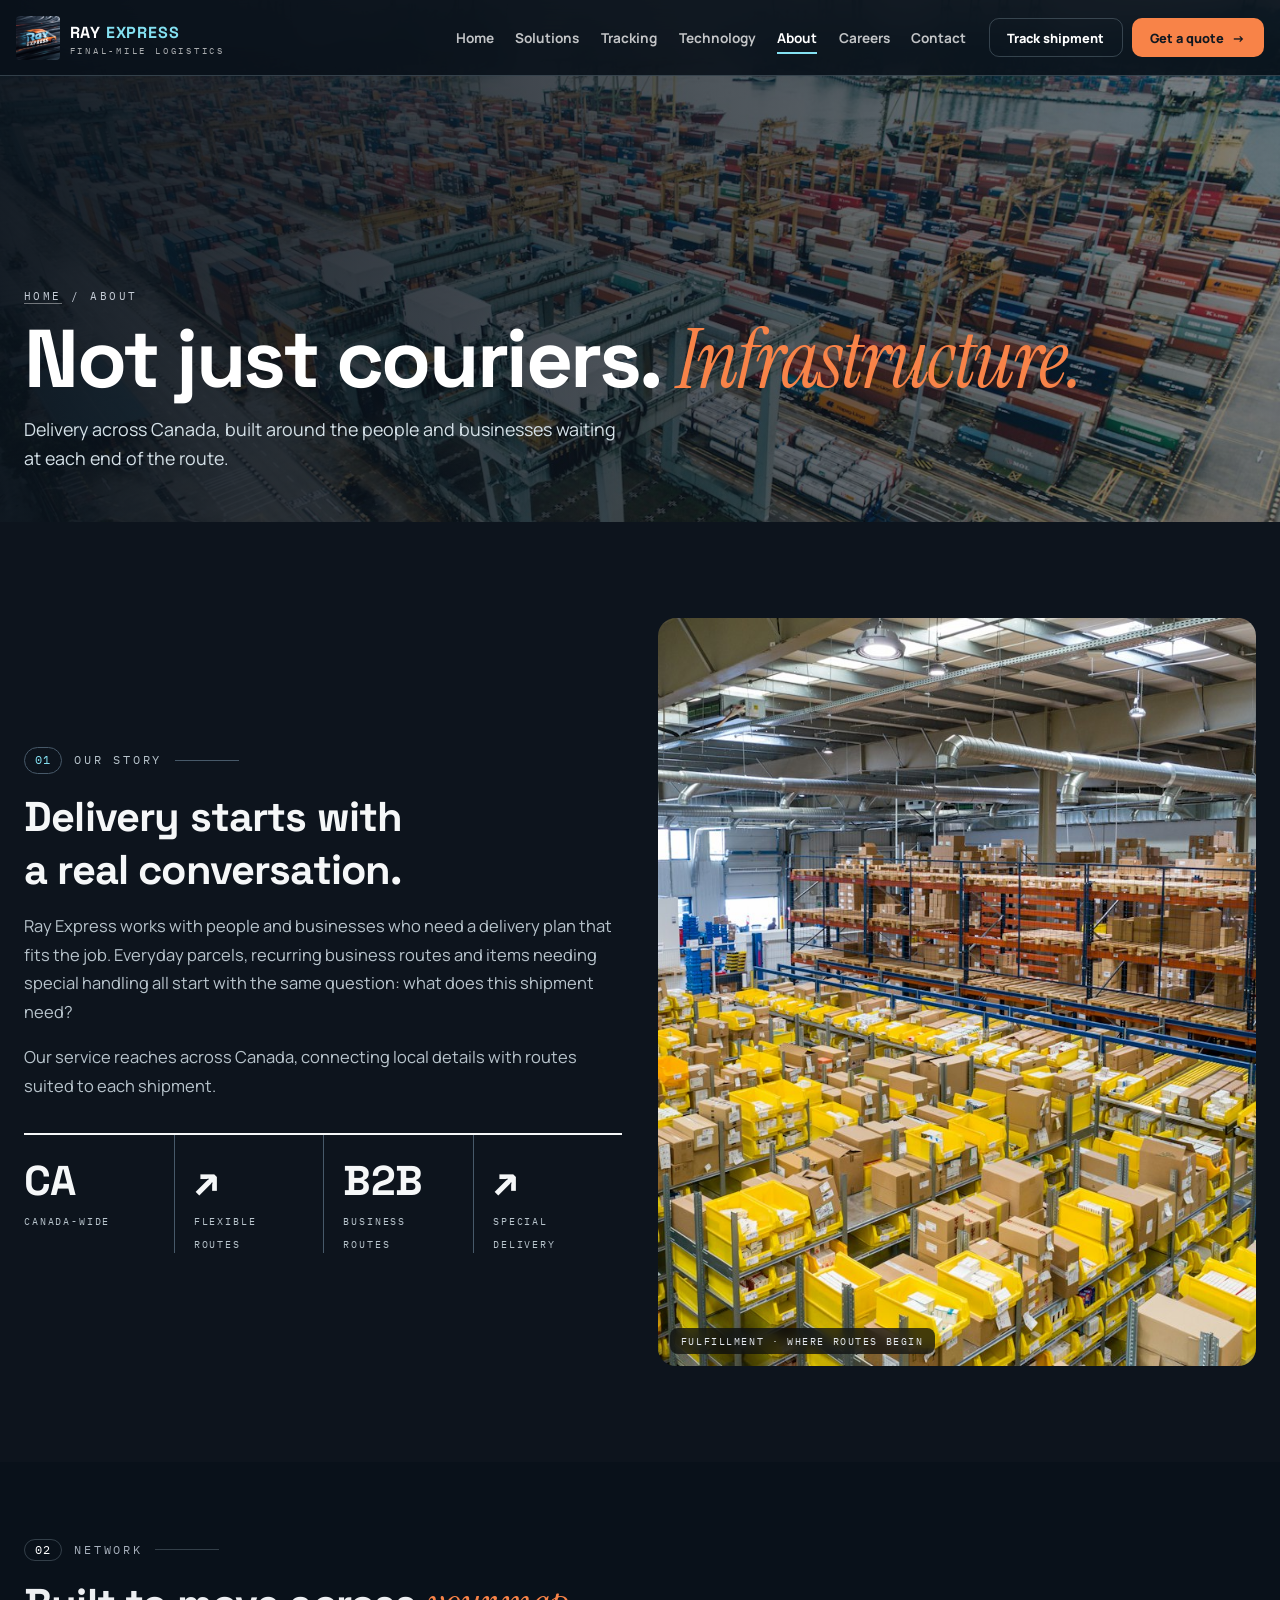
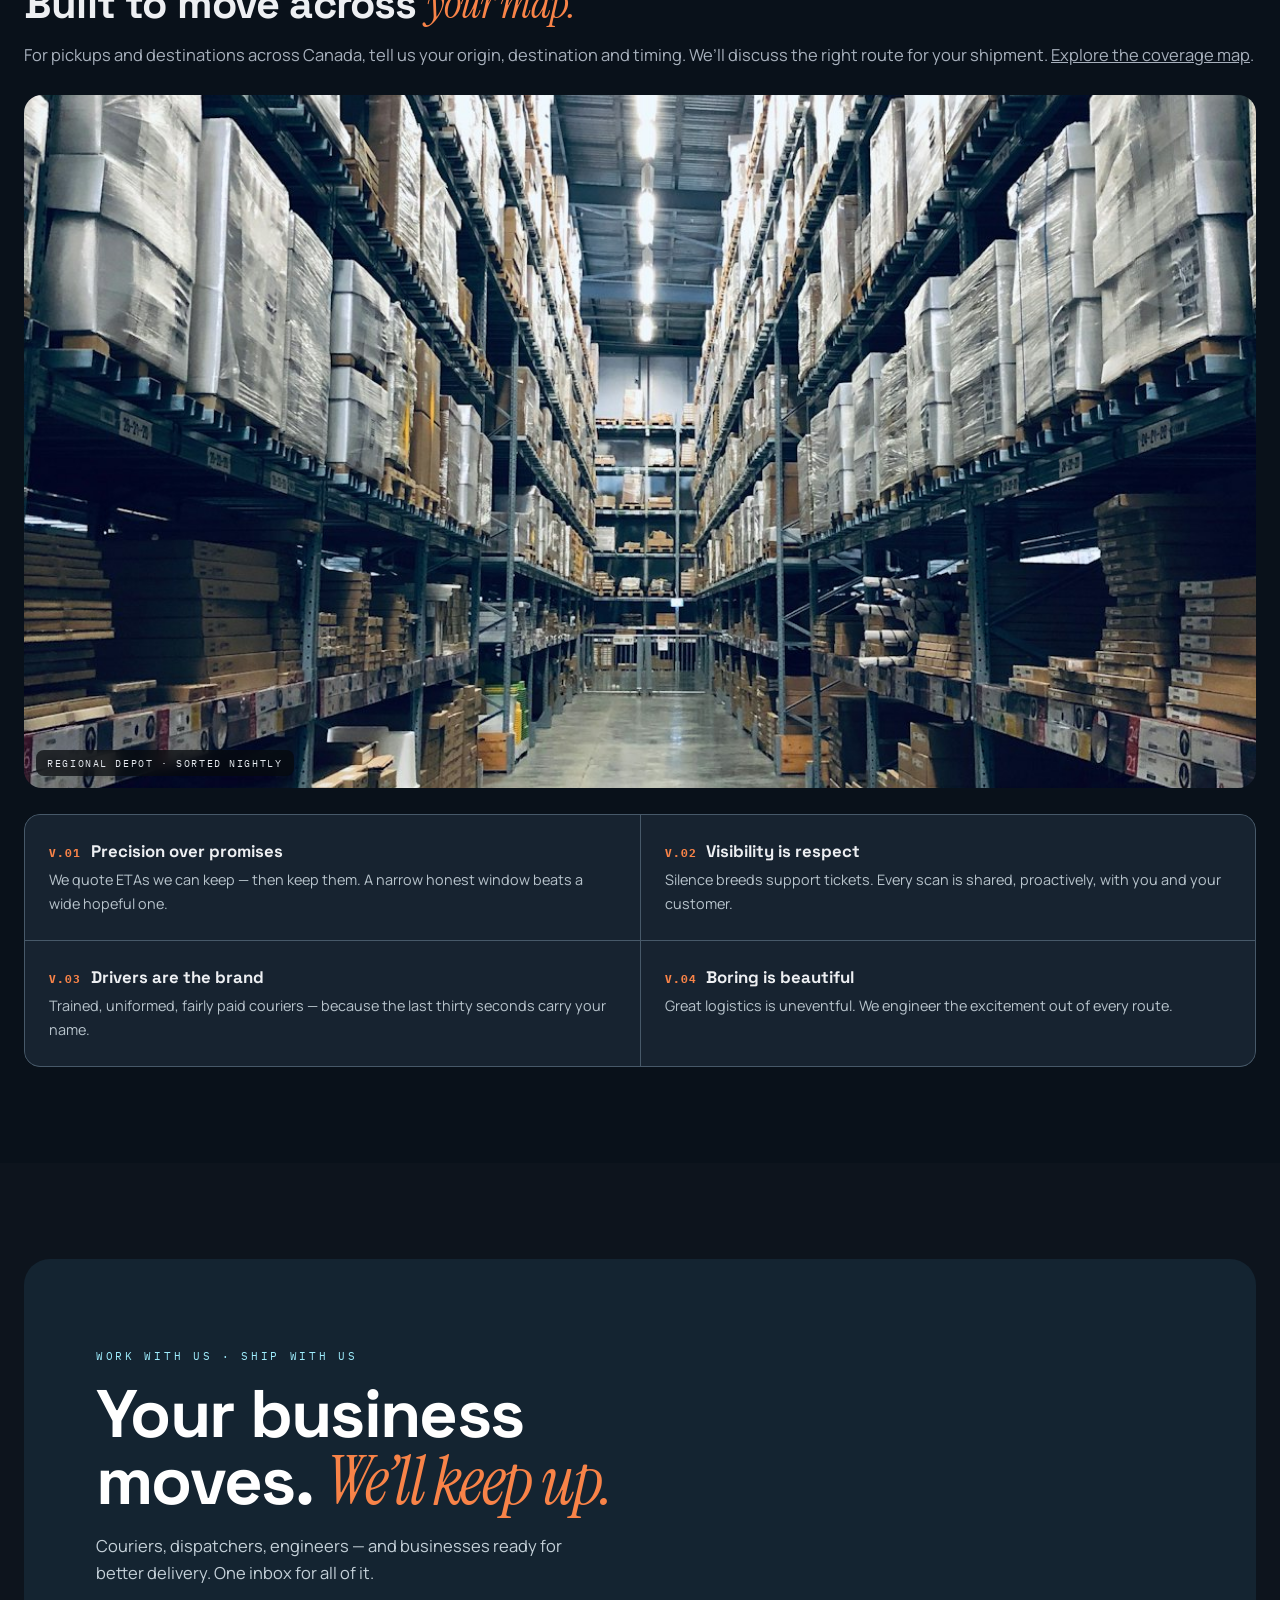
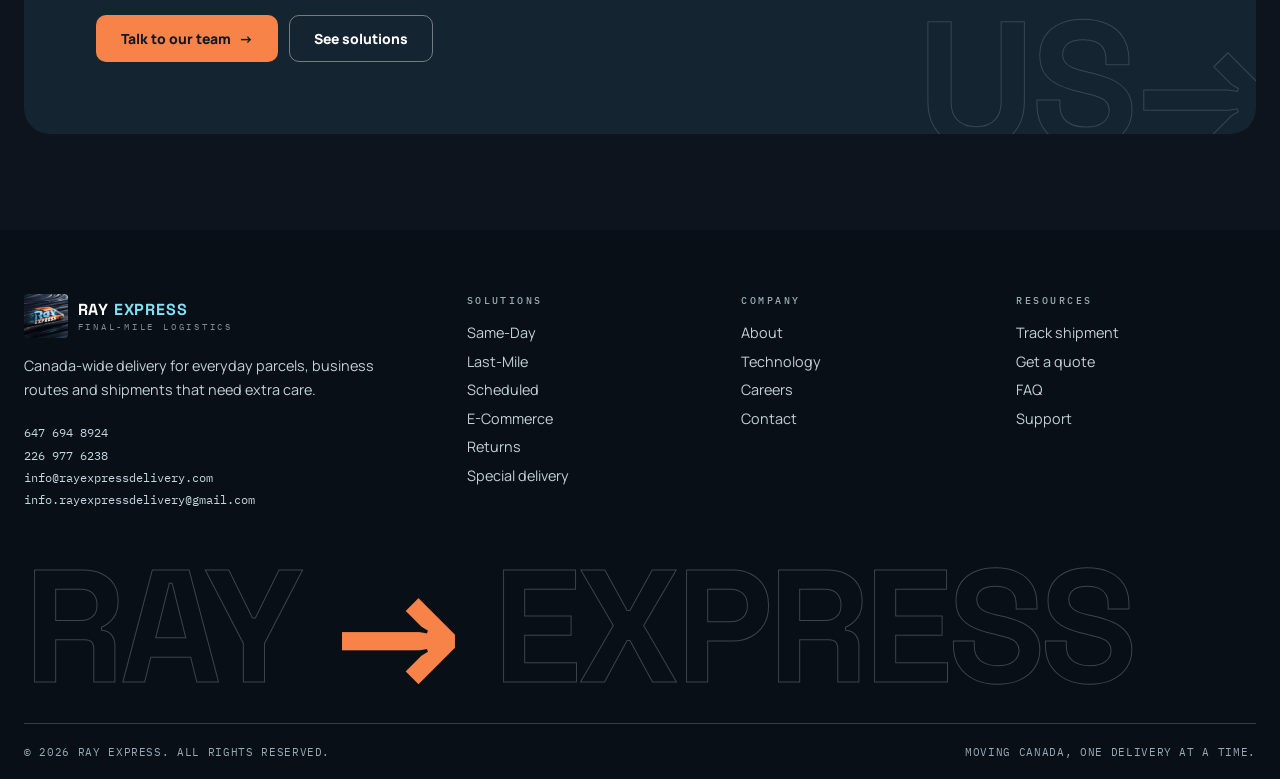
<file: about.html>
<!DOCTYPE html>
<html lang="en">
<head>
<meta charset="UTF-8">
<meta name="viewport" content="width=device-width, initial-scale=1.0">
<title>About — The Final-Mile Company | RAY EXPRESS</title>
<meta name="description" content="RAY EXPRESS builds final-mile delivery infrastructure for modern business — reliable couriers, honest ETAs and technology on every route.">
<meta name="theme-color" content="#0B0D10">
<link rel="preconnect" href="https://fonts.googleapis.com">
<link rel="preconnect" href="https://fonts.gstatic.com" crossorigin>
<link href="https://fonts.googleapis.com/css2?family=Space+Grotesk:wght@400;500;600;700&family=Instrument+Serif:ital@0;1&family=Manrope:wght@400;500;600;700;800&family=IBM+Plex+Mono:wght@400;500&display=swap" rel="stylesheet">
<link rel="icon" href="data:image/svg+xml,%3Csvg xmlns='http://www.w3.org/2000/svg' viewBox='0 0 32 32'%3E%3Crect width='32' height='32' rx='7' fill='%230B0D10'/%3E%3Cpath d='M7 22 21 8' stroke='%2300E5FF' stroke-width='3.4' stroke-linecap='round'/%3E%3Cpath d='M15 22h9v-9' stroke='%23fff' stroke-width='3' stroke-linecap='round' stroke-linejoin='round' fill='none'/%3E%3C/svg%3E">
<link rel="stylesheet" href="tokens.css">
<link rel="stylesheet" href="styles.css">
</head>
<body>
<a class="skip" href="#main">Skip to content</a>

<header class="hdr" id="hdr">
  <div class="bar">
    <a class="brand" href="index.html" aria-label="RAY EXPRESS — home">
      <img class="brand-logo" src="assets/ray-express-logo.jpg" alt="" width="44" height="44">
      <span><b>RAY <span>EXPRESS</span></b><small>FINAL-MILE LOGISTICS</small></span>
    </a>
    <nav class="nav" aria-label="Primary">
      <a href="index.html">Home</a>
      <a href="solutions.html">Solutions</a>
      <a href="tracking.html">Tracking</a>
      <a href="technology.html">Technology</a>
      <a href="about.html" aria-current="page">About</a>
      <a href="careers.html">Careers</a>
      <a href="contact.html">Contact</a>
    </nav>
    <div class="hdr-cta">
      <a class="btn btn-line btn-sm" href="tracking.html">Track shipment</a>
      <a class="btn btn-light btn-sm" href="contact.html">Get a quote <span class="arr" aria-hidden="true">→</span></a>
    </div>
    <button class="burger" id="burger" aria-expanded="false" aria-controls="mmenu" aria-label="Open menu"><i></i></button>
  </div>
</header>
<div class="mmenu" id="mmenu">
  <nav aria-label="Mobile">
    <a class="mlink" href="index.html">Home</a>
    <a class="mlink" href="solutions.html">Solutions</a>
    <a class="mlink" href="tracking.html">Tracking</a>
    <a class="mlink" href="technology.html">Technology</a>
    <a class="mlink" href="about.html">About</a>
    <a class="mlink" href="careers.html">Careers</a>
    <a class="mlink" href="contact.html">Contact</a>
  </nav>
  <div class="row">
    <a class="btn btn-line" href="tracking.html">Track</a>
    <a class="btn btn-light" href="contact.html">Get a quote</a>
  </div>
</div>

<main id="main">
  <section class="phero" aria-labelledby="pg-h">
    <img class="bg" src="assets/port.jpg" alt="Aerial view of a container port — freight on a global scale" fetchpriority="high">
    <div class="scrim" aria-hidden="true"></div>
    <div class="phero-inner">
      <p class="crumb rv"><a href="index.html">HOME</a> / ABOUT</p>
      <h1 id="pg-h" class="rv rv-d1">Not just couriers. <span class="serif-i">Infrastructure.</span></h1>
      <p class="lede rv rv-d2">Delivery across Canada, built around the people and businesses waiting at each end of the route.</p>
    </div>
  </section>

  <section class="sec" aria-labelledby="story-h">
    <div class="wrap split">
      <div class="rv">
        <p class="kicker"><span class="no">01</span> Our story</p>
        <h2 id="story-h" style="font-size:clamp(1.8rem,3.6vw,2.6rem);letter-spacing:-.02em;margin:1rem 0 .8rem">Delivery starts with a real conversation.</h2>
        <p>Ray Express works with people and businesses who need a delivery plan that fits the job. Everyday parcels, recurring business routes and items needing special handling all start with the same question: what does this shipment need?</p>
        <p>Our service reaches across Canada, connecting local details with routes suited to each shipment.</p>
        <div class="numstrip">
          <div><b>CA</b><span>CANADA-WIDE</span></div>
          <div><b>↗</b><span>FLEXIBLE ROUTES</span></div>
          <div><b>B2B</b><span>BUSINESS ROUTES</span></div>
          <div><b>↗</b><span>SPECIAL DELIVERY</span></div>
        </div>
      </div>
      <figure class="ph ph-45 rv rv-d1">
        <img src="assets/fulfillment.jpg" alt="Inside a RAY partner fulfillment center" loading="lazy">
        <figcaption>FULFILLMENT · WHERE ROUTES BEGIN</figcaption>
      </figure>
    </div>
  </section>

  <section class="sec on-dark" style="background:var(--void);padding-top:clamp(3rem,6vw,5rem)" aria-labelledby="net-h">
    <div class="wrap">
      <p class="kicker rv"><span class="no">02</span> Network</p>
      <h2 id="net-h" class="rv rv-d1" style="font-size:clamp(1.8rem,3.6vw,2.6rem);letter-spacing:-.02em;margin:1rem 0 .8rem">Built to move across <span class="serif-i">your map.</span></h2>
      <p class="lede rv rv-d1">For pickups and destinations across Canada, tell us your origin, destination and timing. We’ll discuss the right route for your shipment. <a href="index.html#coverage">Explore the coverage map</a>.</p>
      <figure class="ph ph-169 rv rv-d2" style="margin-top:1.8rem">
        <img src="assets/aisle.jpg" alt="Tall warehouse aisle in a regional distribution depot" loading="lazy">
        <figcaption>REGIONAL DEPOT · SORTED NIGHTLY</figcaption>
      </figure>
      <div class="values">
        <div class="value rv"><b><span>V.01</span>Precision over promises</b><p>We quote ETAs we can keep — then keep them. A narrow honest window beats a wide hopeful one.</p></div>
        <div class="value rv rv-d1"><b><span>V.02</span>Visibility is respect</b><p>Silence breeds support tickets. Every scan is shared, proactively, with you and your customer.</p></div>
        <div class="value rv rv-d1"><b><span>V.03</span>Drivers are the brand</b><p>Trained, uniformed, fairly paid couriers — because the last thirty seconds carry your name.</p></div>
        <div class="value rv rv-d2"><b><span>V.04</span>Boring is beautiful</b><p>Great logistics is uneventful. We engineer the excitement out of every route.</p></div>
      </div>
    </div>
  </section>

  <section class="sec" aria-label="Call to action">
    <div class="wrap">
      <div class="cta-band rv">
        <p class="mono" style="font-size:.7rem;letter-spacing:.24em;color:#9FEFFF">WORK WITH US · SHIP WITH US</p>
        <h2 style="margin-top:1rem">Your business moves. <span class="serif-i">We’ll keep up.</span></h2>
        <p>Couriers, dispatchers, engineers — and businesses ready for better delivery. One inbox for all of it.</p>
        <div class="row">
          <a class="btn btn-light" href="contact.html">Talk to our team <span class="arr" aria-hidden="true">→</span></a>
          <a class="btn btn-line" href="solutions.html" style="border-color:rgba(255,255,255,.4)">See solutions</a>
        </div>
        <div class="giant" aria-hidden="true">US→</div>
      </div>
    </div>
  </section>
</main>

<footer aria-label="Footer">
  <div class="wrap">
    <div class="f-grid">
      <div class="f-brand">
        <a class="brand" href="index.html" aria-label="RAY EXPRESS — home">
          <img class="brand-logo" src="assets/ray-express-logo.jpg" alt="" width="44" height="44">
          <span><b style="color:#fff">RAY <span>EXPRESS</span></b><small>FINAL-MILE LOGISTICS</small></span>
        </a>
        <p>Canada-wide delivery for everyday parcels, business routes and shipments that need extra care.</p>
        <div class="rx-footer-contact"><a href="tel:+16476948924">647 694 8924</a><a href="tel:+12269776238">226 977 6238</a><a href="mailto:info@rayexpressdelivery.com">info@rayexpressdelivery.com</a><a href="mailto:info.rayexpressdelivery@gmail.com">info.rayexpressdelivery@gmail.com</a></div>
      </div>
      <nav class="f-col" aria-label="Solutions"><h3>SOLUTIONS</h3><ul>
        <li><a href="solutions.html#same-day">Same-Day</a></li><li><a href="solutions.html#last-mile">Last-Mile</a></li><li><a href="solutions.html#scheduled">Scheduled</a></li><li><a href="solutions.html#ecommerce">E-Commerce</a></li><li><a href="solutions.html#returns">Returns</a></li><li><a href="solutions.html#special">Special delivery</a></li></ul></nav>
      <nav class="f-col" aria-label="Company"><h3>COMPANY</h3><ul>
        <li><a href="about.html">About</a></li><li><a href="technology.html">Technology</a></li><li><a href="careers.html">Careers</a></li><li><a href="contact.html">Contact</a></li></ul></nav>
      <nav class="f-col" aria-label="Resources"><h3>RESOURCES</h3><ul>
        <li><a href="tracking.html">Track shipment</a></li><li><a href="contact.html">Get a quote</a></li><li><a href="tracking.html#faq">FAQ</a></li><li><a href="contact.html">Support</a></li></ul></nav>
    </div>
    <div class="f-word" aria-hidden="true">RAY <span>→</span> EXPRESS</div>
    <div class="f-bottom"><span>© <span data-year>2026</span> RAY EXPRESS. ALL RIGHTS RESERVED.</span><span>MOVING CANADA, ONE DELIVERY AT A TIME.</span></div>
  </div>
</footer>

<div class="sticky-cta" id="stickyCta">
  <a class="btn btn-line" href="tracking.html" style="border-color:rgba(255,255,255,.35);color:#fff">Track</a>
  <a class="btn btn-light" href="contact.html">Get a quote</a>
</div>

<script src="app.js" defer></script>
</body>
</html>
</file>
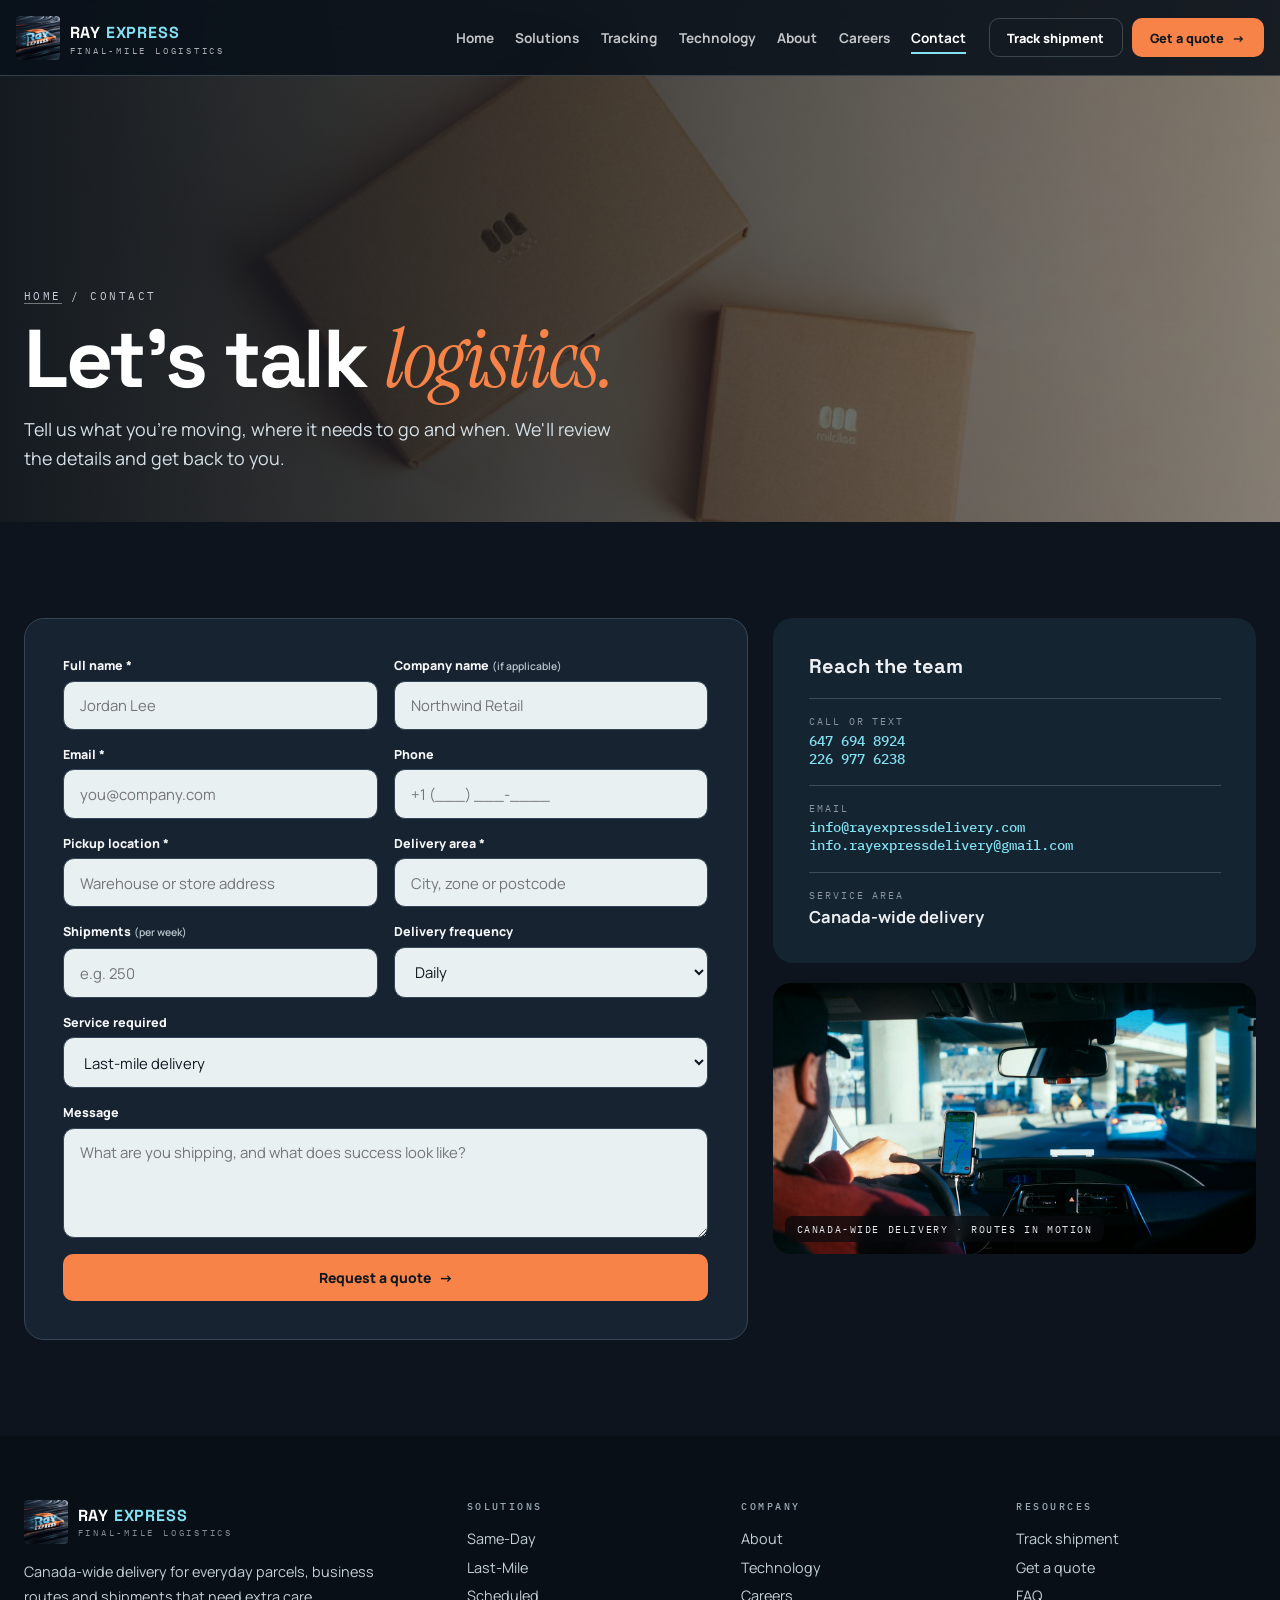
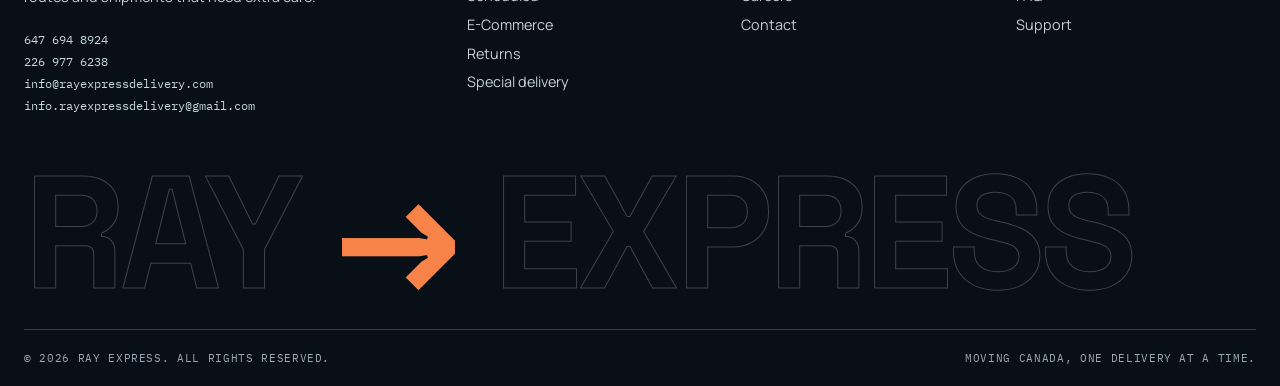
<file: contact.html>
<!DOCTYPE html>
<html lang="en">
<head>
<meta charset="UTF-8">
<meta name="viewport" content="width=device-width, initial-scale=1.0">
<title>Get a Quote — Talk Logistics | RAY EXPRESS</title>
<meta name="description" content="Request a delivery quote from RAY EXPRESS. Canada-wide delivery, special shipments and business routes.">
<meta name="theme-color" content="#0B0D10">
<link rel="preconnect" href="https://fonts.googleapis.com">
<link rel="preconnect" href="https://fonts.gstatic.com" crossorigin>
<link href="https://fonts.googleapis.com/css2?family=Space+Grotesk:wght@400;500;600;700&family=Instrument+Serif:ital@0;1&family=Manrope:wght@400;500;600;700;800&family=IBM+Plex+Mono:wght@400;500&display=swap" rel="stylesheet">
<link rel="icon" href="data:image/svg+xml,%3Csvg xmlns='http://www.w3.org/2000/svg' viewBox='0 0 32 32'%3E%3Crect width='32' height='32' rx='7' fill='%230B0D10'/%3E%3Cpath d='M7 22 21 8' stroke='%2300E5FF' stroke-width='3.4' stroke-linecap='round'/%3E%3Cpath d='M15 22h9v-9' stroke='%23fff' stroke-width='3' stroke-linecap='round' stroke-linejoin='round' fill='none'/%3E%3C/svg%3E">
<link rel="stylesheet" href="tokens.css">
<link rel="stylesheet" href="styles.css">
</head>
<body>
<a class="skip" href="#main">Skip to content</a>

<header class="hdr" id="hdr">
  <div class="bar">
    <a class="brand" href="index.html" aria-label="RAY EXPRESS — home">
      <img class="brand-logo" src="assets/ray-express-logo.jpg" alt="" width="44" height="44">
      <span><b>RAY <span>EXPRESS</span></b><small>FINAL-MILE LOGISTICS</small></span>
    </a>
    <nav class="nav" aria-label="Primary">
      <a href="index.html">Home</a>
      <a href="solutions.html">Solutions</a>
      <a href="tracking.html">Tracking</a>
      <a href="technology.html">Technology</a>
      <a href="about.html">About</a>
      <a href="careers.html">Careers</a>
      <a href="contact.html" aria-current="page">Contact</a>
    </nav>
    <div class="hdr-cta">
      <a class="btn btn-line btn-sm" href="tracking.html">Track shipment</a>
      <a class="btn btn-light btn-sm" href="contact.html">Get a quote <span class="arr" aria-hidden="true">→</span></a>
    </div>
    <button class="burger" id="burger" aria-expanded="false" aria-controls="mmenu" aria-label="Open menu"><i></i></button>
  </div>
</header>
<div class="mmenu" id="mmenu">
  <nav aria-label="Mobile">
    <a class="mlink" href="index.html">Home</a>
    <a class="mlink" href="solutions.html">Solutions</a>
    <a class="mlink" href="tracking.html">Tracking</a>
    <a class="mlink" href="technology.html">Technology</a>
    <a class="mlink" href="about.html">About</a>
    <a class="mlink" href="careers.html">Careers</a>
    <a class="mlink" href="contact.html">Contact</a>
  </nav>
  <div class="row">
    <a class="btn btn-line" href="tracking.html">Track</a>
    <a class="btn btn-light" href="contact.html">Get a quote</a>
  </div>
</div>

<main id="main">
  <section class="phero" aria-labelledby="pg-h">
    <img class="bg" src="assets/boxes.jpg" alt="Parcels packed and ready to ship" fetchpriority="high">
    <div class="scrim" aria-hidden="true"></div>
    <div class="phero-inner">
      <p class="crumb rv"><a href="index.html">HOME</a> / CONTACT</p>
      <h1 id="pg-h" class="rv rv-d1">Let’s talk <span class="serif-i">logistics.</span></h1>
      <p class="lede rv rv-d2">Tell us what you're moving, where it needs to go and when. We'll review the details and get back to you.</p>
    </div>
  </section>

  <section class="sec" aria-label="Quote request">
    <div class="wrap ct-grid">
      <div class="form-card rv">
        <div class="form-ok" id="formOk" role="status">Your email draft is ready. Please review and send it in your email app.</div>
        <form class="qf" id="quoteForm" novalidate>
          <div class="f2">
            <div class="field"><label for="fName">Full name *</label><input id="fName" name="name" required autocomplete="name" placeholder="Jordan Lee"></div>
            <div class="field"><label for="fCo">Company name <small>(if applicable)</small></label><input id="fCo" name="company" autocomplete="organization" placeholder="Northwind Retail"></div>
          </div>
          <div class="f2">
            <div class="field"><label for="fEmail">Email *</label><input id="fEmail" name="email" type="email" required autocomplete="email" placeholder="you@company.com"></div>
            <div class="field"><label for="fPhone">Phone</label><input id="fPhone" name="phone" type="tel" autocomplete="tel" placeholder="+1 (___) ___-____"></div>
          </div>
          <div class="f2">
            <div class="field"><label for="fPick">Pickup location *</label><input id="fPick" name="pickup" required placeholder="Warehouse or store address"></div>
            <div class="field"><label for="fDrop">Delivery area *</label><input id="fDrop" name="delivery" required placeholder="City, zone or postcode"></div>
          </div>
          <div class="f2">
            <div class="field"><label for="fNum">Shipments <small>(per week)</small></label><input id="fNum" name="volume" inputmode="numeric" placeholder="e.g. 250"></div>
            <div class="field"><label for="fFreq">Delivery frequency</label>
              <select id="fFreq" name="frequency"><option>Daily</option><option>Several times a week</option><option>Weekly</option><option>Seasonal / campaign peaks</option><option>One-off project</option></select></div>
          </div>
          <div class="field"><label for="fSvc">Service required</label>
            <select id="fSvc" name="service"><option>Last-mile delivery</option><option>Same-day delivery</option><option>Scheduled delivery</option><option>E-commerce delivery</option><option>Business &amp; B2B</option><option>Returns management</option><option>Special delivery — flowers, medical, regulated goods</option><option>Not sure — advise me</option></select></div>
          <div class="field"><label for="fMsg">Message</label><textarea id="fMsg" name="message" placeholder="What are you shipping, and what does success look like?"></textarea></div>
          <button class="btn btn-ink" type="submit" style="justify-content:center">Request a quote <span class="arr" aria-hidden="true">→</span></button>
        </form>
      </div>
      <div class="rv rv-d1">
        <aside class="side" aria-label="Contact details">
          <h3>Reach the team</h3>
          <ul class="c-lines">
            <li><div class="k">CALL OR TEXT</div><div class="v mono"><a href="tel:+16476948924">647 694 8924</a><br><a href="tel:+12269776238">226 977 6238</a></div></li>
            <li><div class="k">EMAIL</div><div class="v mono"><a href="mailto:info@rayexpressdelivery.com">info@rayexpressdelivery.com</a><br><a href="mailto:info.rayexpressdelivery@gmail.com">info.rayexpressdelivery@gmail.com</a></div></li>
            <li><div class="k">SERVICE AREA</div><div class="v">Canada-wide delivery</div></li>
          </ul>
        </aside>
        <figure class="ph ph-169" style="margin-top:1.2rem">
          <img src="assets/driver-nav.jpg" alt="Driver checking a route while making deliveries" loading="lazy">
          <figcaption>CANADA-WIDE DELIVERY · ROUTES IN MOTION</figcaption>
        </figure>
      </div>
    </div>
  </section>
</main>

<footer aria-label="Footer">
  <div class="wrap">
    <div class="f-grid">
      <div class="f-brand">
        <a class="brand" href="index.html" aria-label="RAY EXPRESS — home">
          <img class="brand-logo" src="assets/ray-express-logo.jpg" alt="" width="44" height="44">
          <span><b style="color:#fff">RAY <span>EXPRESS</span></b><small>FINAL-MILE LOGISTICS</small></span>
        </a>
        <p>Canada-wide delivery for everyday parcels, business routes and shipments that need extra care.</p>
        <div class="rx-footer-contact"><a href="tel:+16476948924">647 694 8924</a><a href="tel:+12269776238">226 977 6238</a><a href="mailto:info@rayexpressdelivery.com">info@rayexpressdelivery.com</a><a href="mailto:info.rayexpressdelivery@gmail.com">info.rayexpressdelivery@gmail.com</a></div>
      </div>
      <nav class="f-col" aria-label="Solutions"><h3>SOLUTIONS</h3><ul>
        <li><a href="solutions.html#same-day">Same-Day</a></li><li><a href="solutions.html#last-mile">Last-Mile</a></li><li><a href="solutions.html#scheduled">Scheduled</a></li><li><a href="solutions.html#ecommerce">E-Commerce</a></li><li><a href="solutions.html#returns">Returns</a></li><li><a href="solutions.html#special">Special delivery</a></li></ul></nav>
      <nav class="f-col" aria-label="Company"><h3>COMPANY</h3><ul>
        <li><a href="about.html">About</a></li><li><a href="technology.html">Technology</a></li><li><a href="careers.html">Careers</a></li><li><a href="contact.html">Contact</a></li></ul></nav>
      <nav class="f-col" aria-label="Resources"><h3>RESOURCES</h3><ul>
        <li><a href="tracking.html">Track shipment</a></li><li><a href="contact.html">Get a quote</a></li><li><a href="tracking.html#faq">FAQ</a></li><li><a href="contact.html">Support</a></li></ul></nav>
    </div>
    <div class="f-word" aria-hidden="true">RAY <span>→</span> EXPRESS</div>
    <div class="f-bottom"><span>© <span data-year>2026</span> RAY EXPRESS. ALL RIGHTS RESERVED.</span><span>MOVING CANADA, ONE DELIVERY AT A TIME.</span></div>
  </div>
</footer>

<div class="sticky-cta" id="stickyCta">
  <a class="btn btn-line" href="tracking.html" style="border-color:rgba(255,255,255,.35);color:#fff">Track</a>
  <a class="btn btn-light" href="contact.html">Get a quote</a>
</div>

<script src="app.js" defer></script>
</body>
</html>
</file>
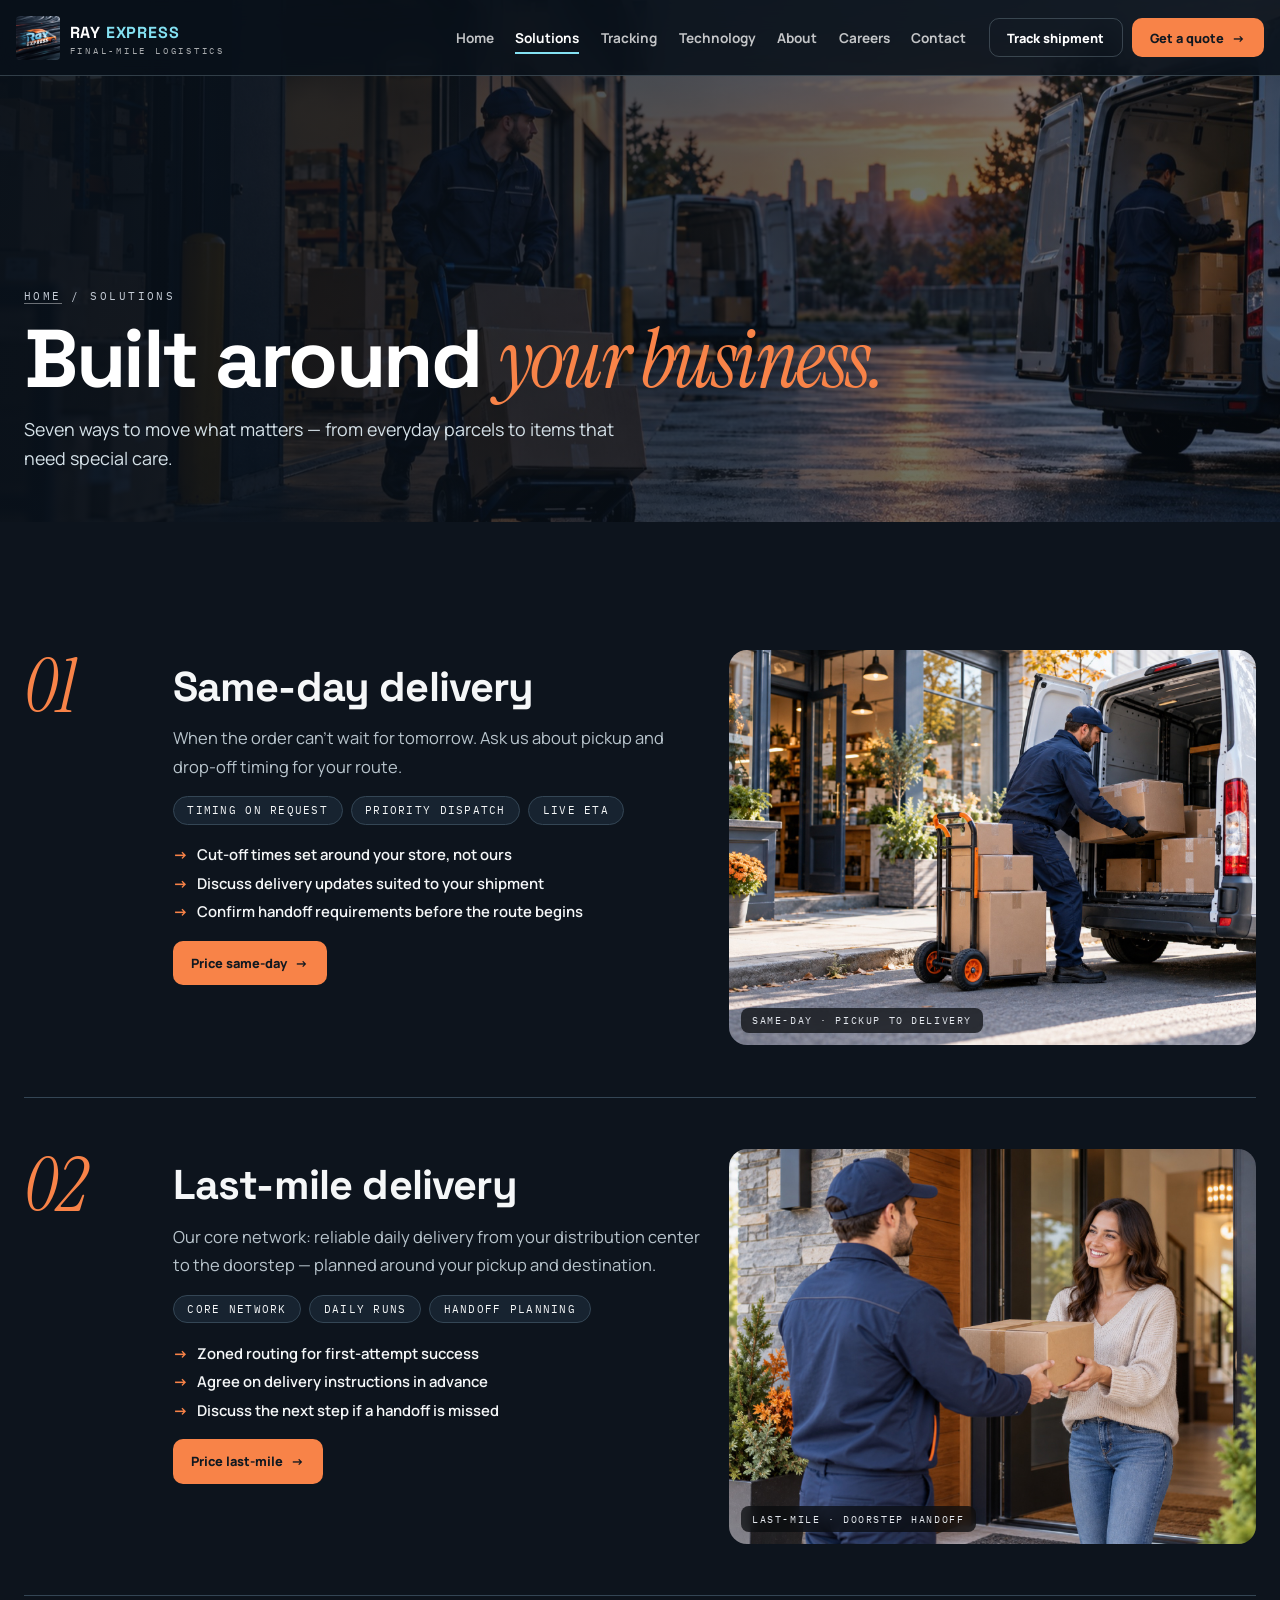
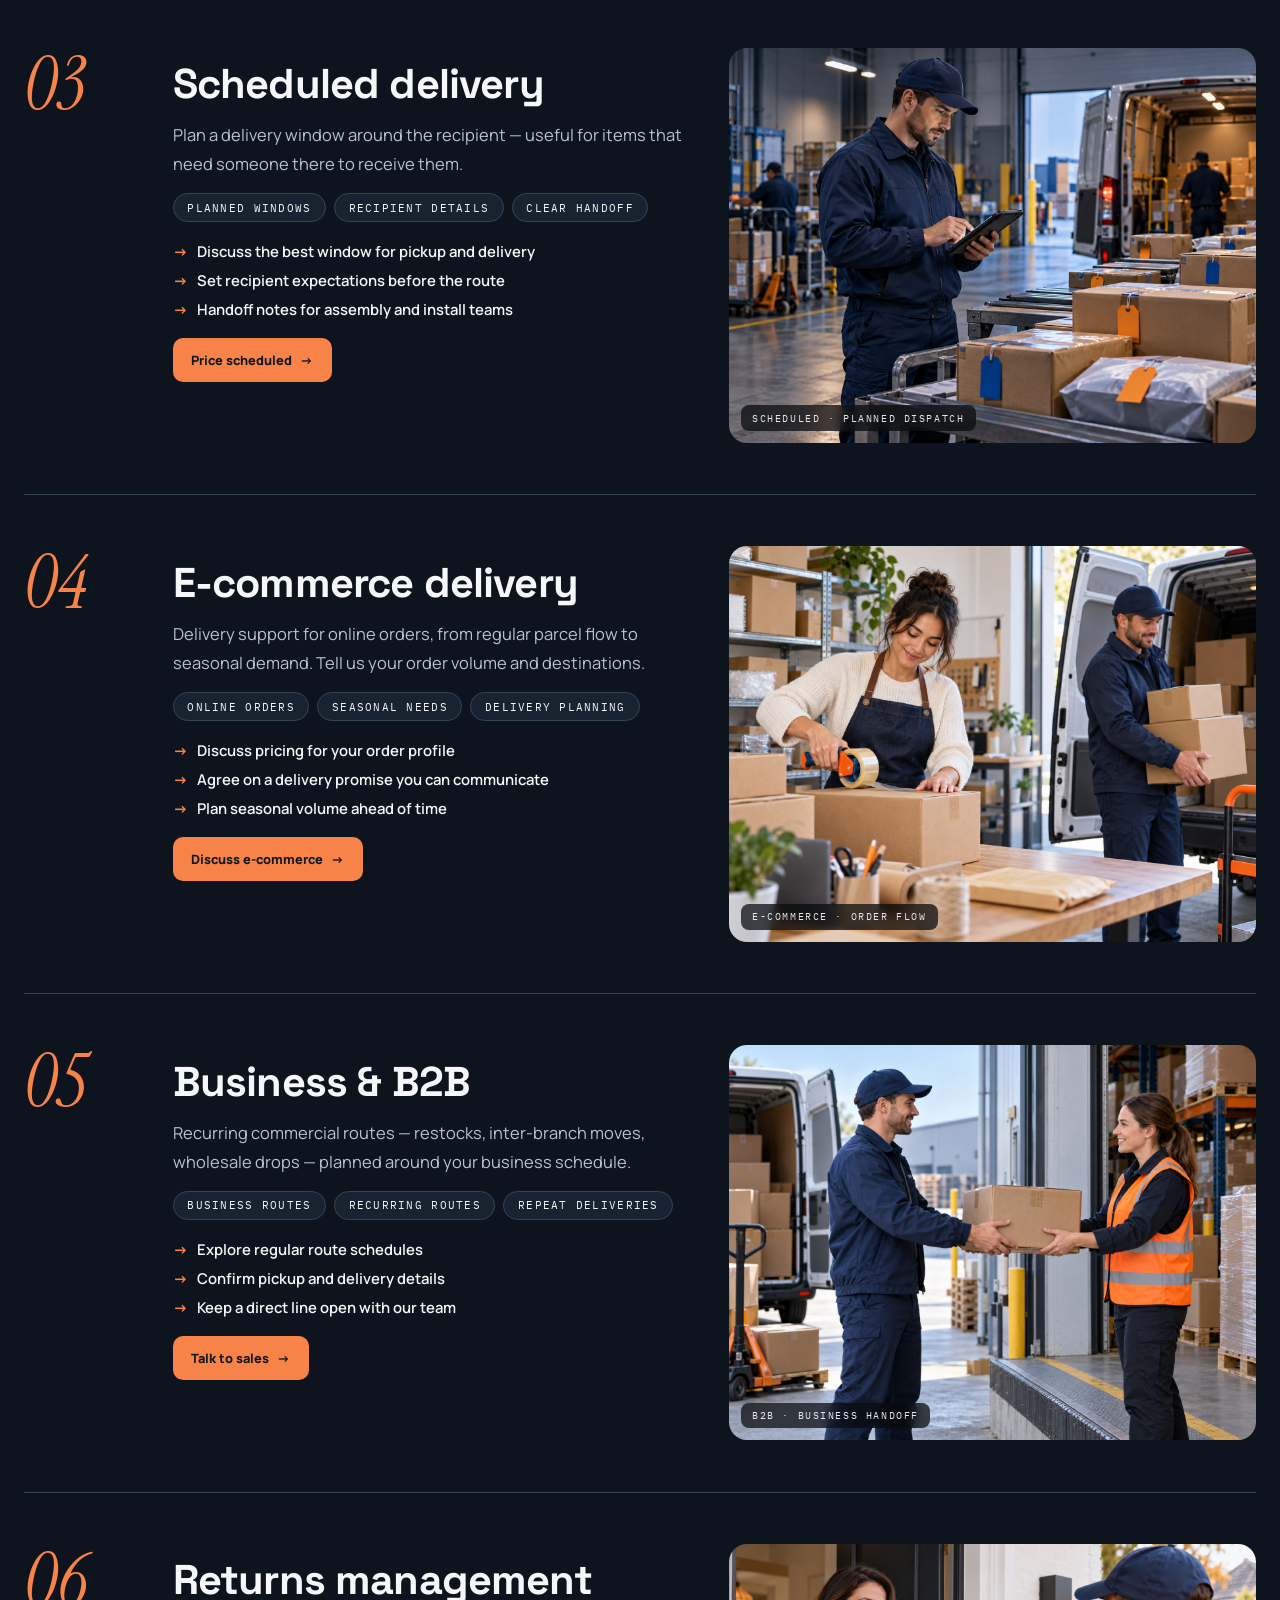
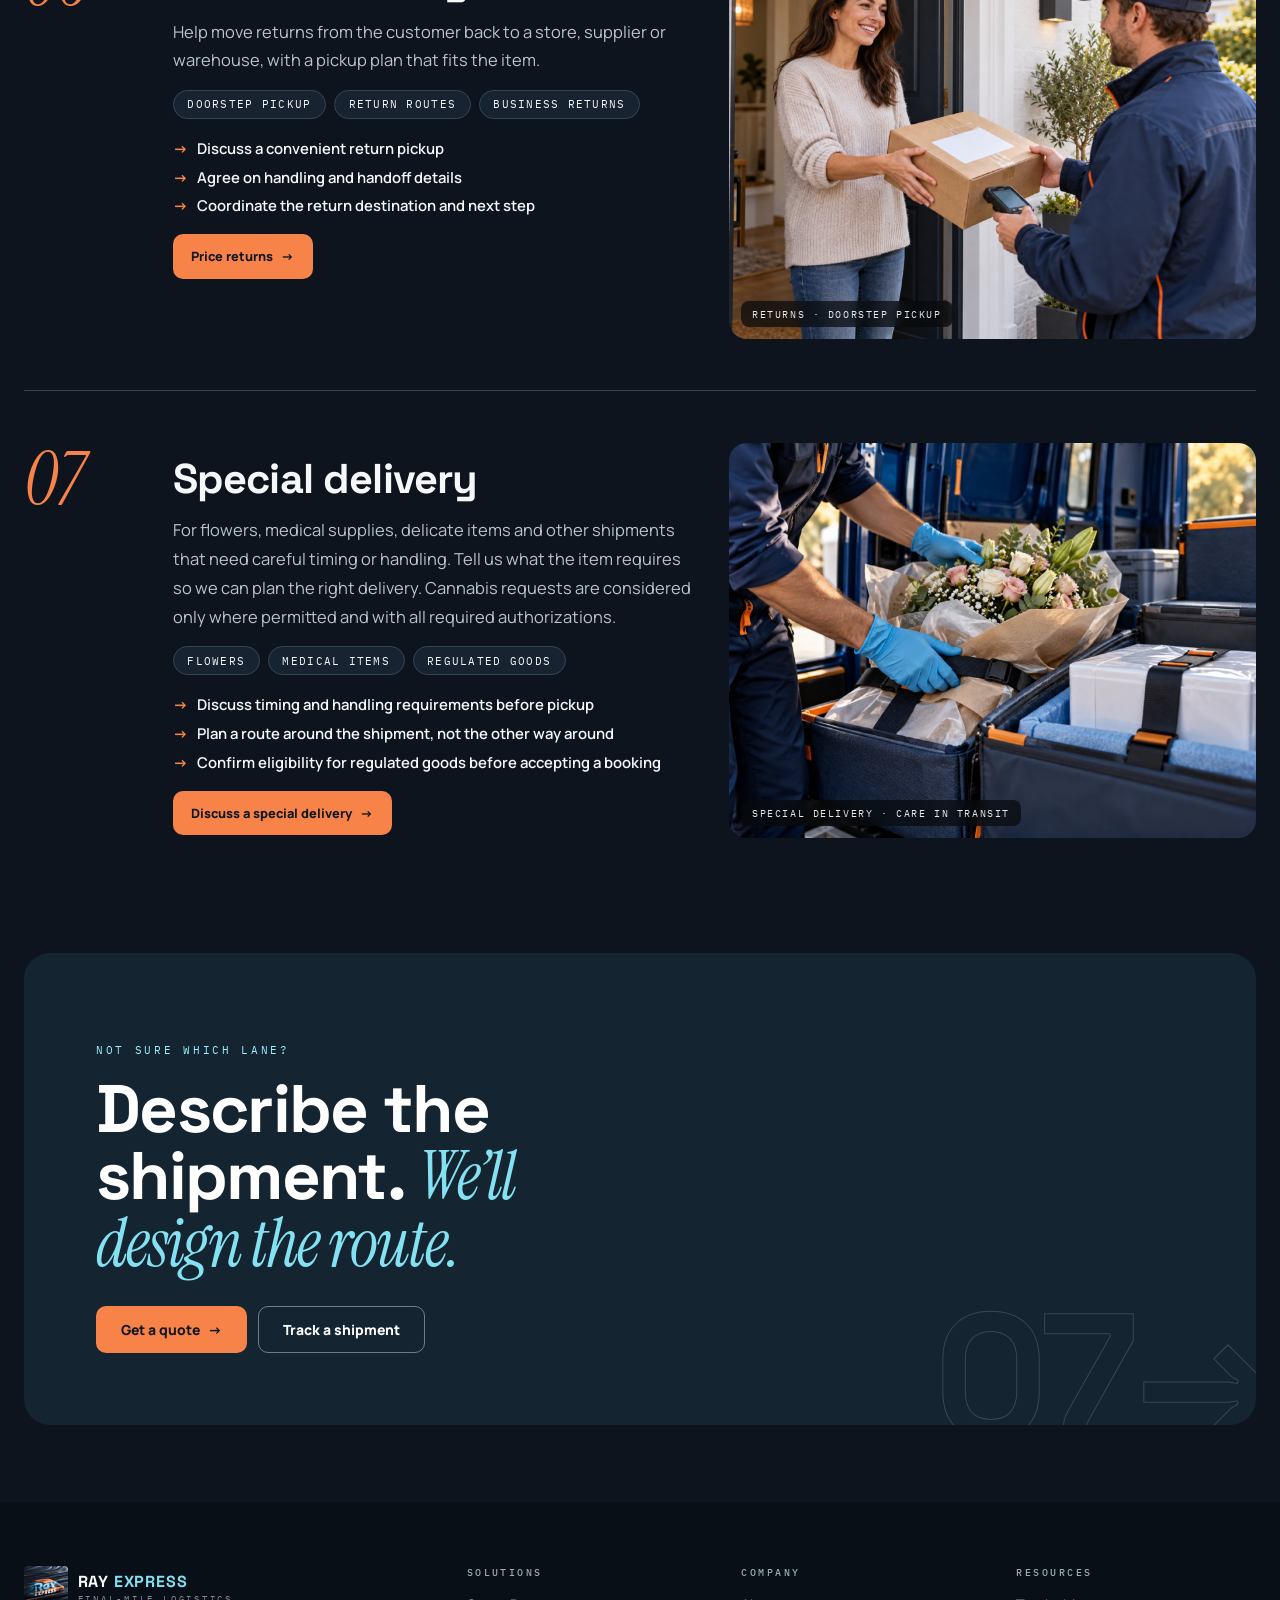
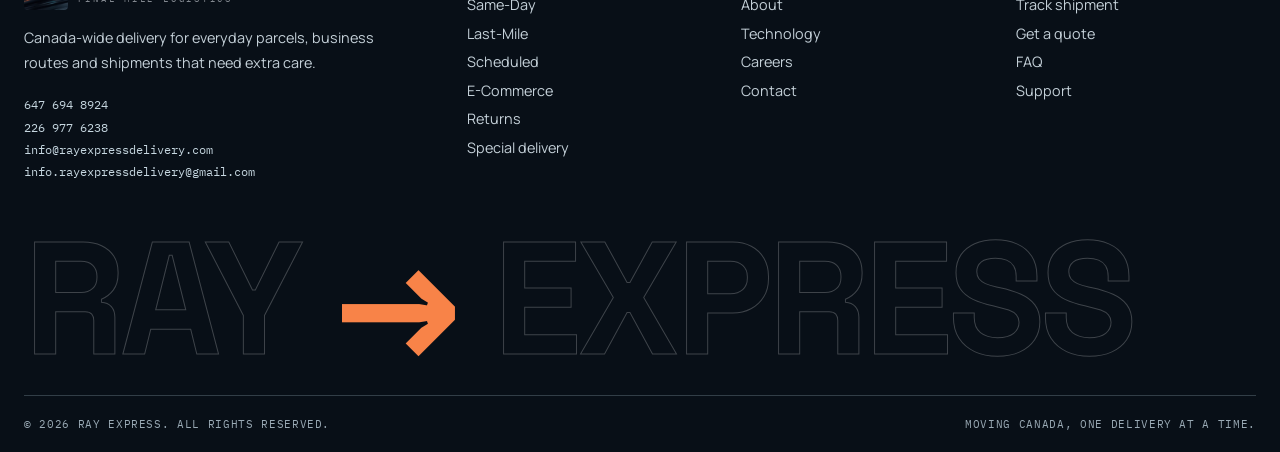
<file: solutions.html>
<!DOCTYPE html>
<html lang="en">
<head>
<meta charset="UTF-8">
<meta name="viewport" content="width=device-width, initial-scale=1.0">
<title>Solutions — Same-Day, Last-Mile & E-Commerce Delivery | RAY EXPRESS</title>
<meta name="description" content="Delivery across Canada: same-day, last-mile, scheduled, e-commerce, B2B, returns and special deliveries from RAY EXPRESS.">
<meta name="theme-color" content="#0B0D10">
<link rel="preconnect" href="https://fonts.googleapis.com">
<link rel="preconnect" href="https://fonts.gstatic.com" crossorigin>
<link href="https://fonts.googleapis.com/css2?family=Space+Grotesk:wght@400;500;600;700&family=Instrument+Serif:ital@0;1&family=Manrope:wght@400;500;600;700;800&family=IBM+Plex+Mono:wght@400;500&display=swap" rel="stylesheet">
<link rel="icon" href="data:image/svg+xml,%3Csvg xmlns='http://www.w3.org/2000/svg' viewBox='0 0 32 32'%3E%3Crect width='32' height='32' rx='7' fill='%230B0D10'/%3E%3Cpath d='M7 22 21 8' stroke='%2300E5FF' stroke-width='3.4' stroke-linecap='round'/%3E%3Cpath d='M15 22h9v-9' stroke='%23fff' stroke-width='3' stroke-linecap='round' stroke-linejoin='round' fill='none'/%3E%3C/svg%3E">
<link rel="stylesheet" href="tokens.css">
<link rel="stylesheet" href="styles.css">
</head>
<body>
<a class="skip" href="#main">Skip to content</a>

<header class="hdr" id="hdr">
  <div class="bar">
    <a class="brand" href="index.html" aria-label="RAY EXPRESS — home">
      <img class="brand-logo" src="assets/ray-express-logo.jpg" alt="" width="44" height="44">
      <span><b>RAY <span>EXPRESS</span></b><small>FINAL-MILE LOGISTICS</small></span>
    </a>
    <nav class="nav" aria-label="Primary">
      <a href="index.html">Home</a>
      <a href="solutions.html" aria-current="page">Solutions</a>
      <a href="tracking.html">Tracking</a>
      <a href="technology.html">Technology</a>
      <a href="about.html">About</a>
      <a href="careers.html">Careers</a>
      <a href="contact.html">Contact</a>
    </nav>
    <div class="hdr-cta">
      <a class="btn btn-line btn-sm" href="tracking.html">Track shipment</a>
      <a class="btn btn-light btn-sm" href="contact.html">Get a quote <span class="arr" aria-hidden="true">→</span></a>
    </div>
    <button class="burger" id="burger" aria-expanded="false" aria-controls="mmenu" aria-label="Open menu"><i></i></button>
  </div>
</header>
<div class="mmenu" id="mmenu">
  <nav aria-label="Mobile">
    <a class="mlink" href="index.html">Home</a>
    <a class="mlink" href="solutions.html">Solutions</a>
    <a class="mlink" href="tracking.html">Tracking</a>
    <a class="mlink" href="technology.html">Technology</a>
    <a class="mlink" href="about.html">About</a>
    <a class="mlink" href="careers.html">Careers</a>
    <a class="mlink" href="contact.html">Contact</a>
  </nav>
  <div class="row">
    <a class="btn btn-line" href="tracking.html">Track</a>
    <a class="btn btn-light" href="contact.html">Get a quote</a>
  </div>
</div>

<main id="main">
  <section class="phero" aria-labelledby="pg-h">
    <img class="bg" src="assets/services-overview.jpg" alt="Couriers dispatching parcels from a delivery hub" fetchpriority="high">
    <div class="scrim" aria-hidden="true"></div>
    <div class="phero-inner">
      <p class="crumb rv"><a href="index.html">HOME</a> / SOLUTIONS</p>
      <h1 id="pg-h" class="rv rv-d1">Built around <span class="serif-i">your business.</span></h1>
      <p class="lede rv rv-d2">Seven ways to move what matters — from everyday parcels to items that need special care.</p>
    </div>
  </section>

  <div class="wrap" style="padding:clamp(3rem,6vw,5rem) 0">
    <article class="svc rv" id="same-day">
      <div class="n">01</div>
      <div><h2>Same-day delivery</h2>
        <p>When the order can’t wait for tomorrow. Ask us about pickup and drop-off timing for your route.</p>
        <ul class="meta"><li>TIMING ON REQUEST</li><li>PRIORITY DISPATCH</li><li>LIVE ETA</li></ul>
        <ul class="points"><li>Cut-off times set around your store, not ours</li><li>Discuss delivery updates suited to your shipment</li><li>Confirm handoff requirements before the route begins</li></ul>
        <p style="margin-top:1.2rem"><a class="btn btn-ink btn-sm" href="contact.html">Price same-day <span class="arr" aria-hidden="true">→</span></a></p>
      </div>
      <figure class="ph ph-43"><img src="assets/same-day-delivery.jpg" alt="Courier loading parcels for a same-day pickup" loading="lazy"><figcaption>SAME-DAY · PICKUP TO DELIVERY</figcaption></figure>
    </article>

    <article class="svc rv" id="last-mile">
      <div class="n">02</div>
      <div><h2>Last-mile delivery</h2>
        <p>Our core network: reliable daily delivery from your distribution center to the doorstep — planned around your pickup and destination.</p>
        <ul class="meta"><li>CORE NETWORK</li><li>DAILY RUNS</li><li>HANDOFF PLANNING</li></ul>
        <ul class="points"><li>Zoned routing for first-attempt success</li><li>Agree on delivery instructions in advance</li><li>Discuss the next step if a handoff is missed</li></ul>
        <p style="margin-top:1.2rem"><a class="btn btn-ink btn-sm" href="contact.html">Price last-mile <span class="arr" aria-hidden="true">→</span></a></p>
      </div>
      <figure class="ph ph-43"><img src="assets/last-mile-delivery.jpg" alt="Courier handing a parcel to a customer at the door" loading="lazy"><figcaption>LAST-MILE · DOORSTEP HANDOFF</figcaption></figure>
    </article>

    <article class="svc rv" id="scheduled">
      <div class="n">03</div>
      <div><h2>Scheduled delivery</h2>
        <p>Plan a delivery window around the recipient — useful for items that need someone there to receive them.</p>
        <ul class="meta"><li>PLANNED WINDOWS</li><li>RECIPIENT DETAILS</li><li>CLEAR HANDOFF</li></ul>
        <ul class="points"><li>Discuss the best window for pickup and delivery</li><li>Set recipient expectations before the route</li><li>Handoff notes for assembly and install teams</li></ul>
        <p style="margin-top:1.2rem"><a class="btn btn-ink btn-sm" href="contact.html">Price scheduled <span class="arr" aria-hidden="true">→</span></a></p>
      </div>
      <figure class="ph ph-43"><img src="assets/scheduled-delivery.jpg" alt="Courier reviewing a planned route beside sorted parcels" loading="lazy"><figcaption>SCHEDULED · PLANNED DISPATCH</figcaption></figure>
    </article>

    <article class="svc rv" id="ecommerce">
      <div class="n">04</div>
      <div><h2>E-commerce delivery</h2>
        <p>Delivery support for online orders, from regular parcel flow to seasonal demand. Tell us your order volume and destinations.</p>
        <ul class="meta"><li>ONLINE ORDERS</li><li>SEASONAL NEEDS</li><li>DELIVERY PLANNING</li></ul>
        <ul class="points"><li>Discuss pricing for your order profile</li><li>Agree on a delivery promise you can communicate</li><li>Plan seasonal volume ahead of time</li></ul>
        <p style="margin-top:1.2rem"><a class="btn btn-ink btn-sm" href="contact.html">Discuss e-commerce <span class="arr" aria-hidden="true">→</span></a></p>
      </div>
      <figure class="ph ph-43"><img src="assets/ecommerce-delivery.jpg" alt="Merchant packing online orders as a courier collects parcels" loading="lazy"><figcaption>E-COMMERCE · ORDER FLOW</figcaption></figure>
    </article>

    <article class="svc rv" id="b2b">
      <div class="n">05</div>
      <div><h2>Business &amp; B2B</h2>
        <p>Recurring commercial routes — restocks, inter-branch moves, wholesale drops — planned around your business schedule.</p>
        <ul class="meta"><li>BUSINESS ROUTES</li><li>RECURRING ROUTES</li><li>REPEAT DELIVERIES</li></ul>
        <ul class="points"><li>Explore regular route schedules</li><li>Confirm pickup and delivery details</li><li>Keep a direct line open with our team</li></ul>
        <p style="margin-top:1.2rem"><a class="btn btn-ink btn-sm" href="contact.html">Talk to sales <span class="arr" aria-hidden="true">→</span></a></p>
      </div>
      <figure class="ph ph-43"><img src="assets/b2b-delivery.jpg" alt="Courier exchanging a shipment with a warehouse manager" loading="lazy"><figcaption>B2B · BUSINESS HANDOFF</figcaption></figure>
    </article>

    <article class="svc rv" id="returns">
      <div class="n">06</div>
      <div><h2>Returns management</h2>
        <p>Help move returns from the customer back to a store, supplier or warehouse, with a pickup plan that fits the item.</p>
        <ul class="meta"><li>DOORSTEP PICKUP</li><li>RETURN ROUTES</li><li>BUSINESS RETURNS</li></ul>
        <ul class="points"><li>Discuss a convenient return pickup</li><li>Agree on handling and handoff details</li><li>Coordinate the return destination and next step</li></ul>
        <p style="margin-top:1.2rem"><a class="btn btn-ink btn-sm" href="contact.html">Price returns <span class="arr" aria-hidden="true">→</span></a></p>
      </div>
      <figure class="ph ph-43"><img src="assets/returns-pickup.jpg" alt="Courier collecting a return parcel from a customer" loading="lazy"><figcaption>RETURNS · DOORSTEP PICKUP</figcaption></figure>
    </article>

    <article class="svc rv" id="special">
      <div class="n">07</div>
      <div><h2>Special delivery</h2>
        <p>For flowers, medical supplies, delicate items and other shipments that need careful timing or handling. Tell us what the item requires so we can plan the right delivery. Cannabis requests are considered only where permitted and with all required authorizations.</p>
        <ul class="meta"><li>FLOWERS</li><li>MEDICAL ITEMS</li><li>REGULATED GOODS</li></ul>
        <ul class="points"><li>Discuss timing and handling requirements before pickup</li><li>Plan a route around the shipment, not the other way around</li><li>Confirm eligibility for regulated goods before accepting a booking</li></ul>
        <p style="margin-top:1.2rem"><a class="btn btn-ink btn-sm" href="contact.html">Discuss a special delivery <span class="arr" aria-hidden="true">→</span></a></p>
      </div>
      <figure class="ph ph-43"><img src="assets/special-care-delivery.jpg" alt="Courier securing flowers and a medical shipment for careful transport" loading="lazy"><figcaption>SPECIAL DELIVERY · CARE IN TRANSIT</figcaption></figure>
    </article>

    <div class="cta-band rv" style="margin-top:clamp(2.5rem,5vw,4rem)">
      <p class="mono" style="font-size:.7rem;letter-spacing:.24em;color:#9FEFFF">NOT SURE WHICH LANE?</p>
      <h2 style="margin-top:1rem">Describe the shipment. <span class="serif-i">We’ll design the route.</span></h2>
      <div class="row">
        <a class="btn btn-light" href="contact.html">Get a quote <span class="arr" aria-hidden="true">→</span></a>
        <a class="btn btn-line" href="tracking.html" style="border-color:rgba(255,255,255,.4)">Track a shipment</a>
      </div>
      <div class="giant" aria-hidden="true">07→</div>
    </div>
  </div>
</main>

<footer aria-label="Footer">
  <div class="wrap">
    <div class="f-grid">
      <div class="f-brand">
        <a class="brand" href="index.html" aria-label="RAY EXPRESS — home">
          <img class="brand-logo" src="assets/ray-express-logo.jpg" alt="" width="44" height="44">
          <span><b style="color:#fff">RAY <span>EXPRESS</span></b><small>FINAL-MILE LOGISTICS</small></span>
        </a>
        <p>Canada-wide delivery for everyday parcels, business routes and shipments that need extra care.</p>
        <div class="rx-footer-contact"><a href="tel:+16476948924">647 694 8924</a><a href="tel:+12269776238">226 977 6238</a><a href="mailto:info@rayexpressdelivery.com">info@rayexpressdelivery.com</a><a href="mailto:info.rayexpressdelivery@gmail.com">info.rayexpressdelivery@gmail.com</a></div>
      </div>
      <nav class="f-col" aria-label="Solutions"><h3>SOLUTIONS</h3><ul>
        <li><a href="solutions.html#same-day">Same-Day</a></li><li><a href="solutions.html#last-mile">Last-Mile</a></li><li><a href="solutions.html#scheduled">Scheduled</a></li><li><a href="solutions.html#ecommerce">E-Commerce</a></li><li><a href="solutions.html#returns">Returns</a></li><li><a href="solutions.html#special">Special delivery</a></li></ul></nav>
      <nav class="f-col" aria-label="Company"><h3>COMPANY</h3><ul>
        <li><a href="about.html">About</a></li><li><a href="technology.html">Technology</a></li><li><a href="careers.html">Careers</a></li><li><a href="contact.html">Contact</a></li></ul></nav>
      <nav class="f-col" aria-label="Resources"><h3>RESOURCES</h3><ul>
        <li><a href="tracking.html">Track shipment</a></li><li><a href="contact.html">Get a quote</a></li><li><a href="tracking.html#faq">FAQ</a></li><li><a href="contact.html">Support</a></li></ul></nav>
    </div>
    <div class="f-word" aria-hidden="true">RAY <span>→</span> EXPRESS</div>
    <div class="f-bottom"><span>© <span data-year>2026</span> RAY EXPRESS. ALL RIGHTS RESERVED.</span><span>MOVING CANADA, ONE DELIVERY AT A TIME.</span></div>
  </div>
</footer>

<div class="sticky-cta" id="stickyCta">
  <a class="btn btn-line" href="tracking.html" style="border-color:rgba(255,255,255,.35);color:#fff">Track</a>
  <a class="btn btn-light" href="contact.html">Get a quote</a>
</div>

<script src="app.js" defer></script>
</body>
</html>
</file>
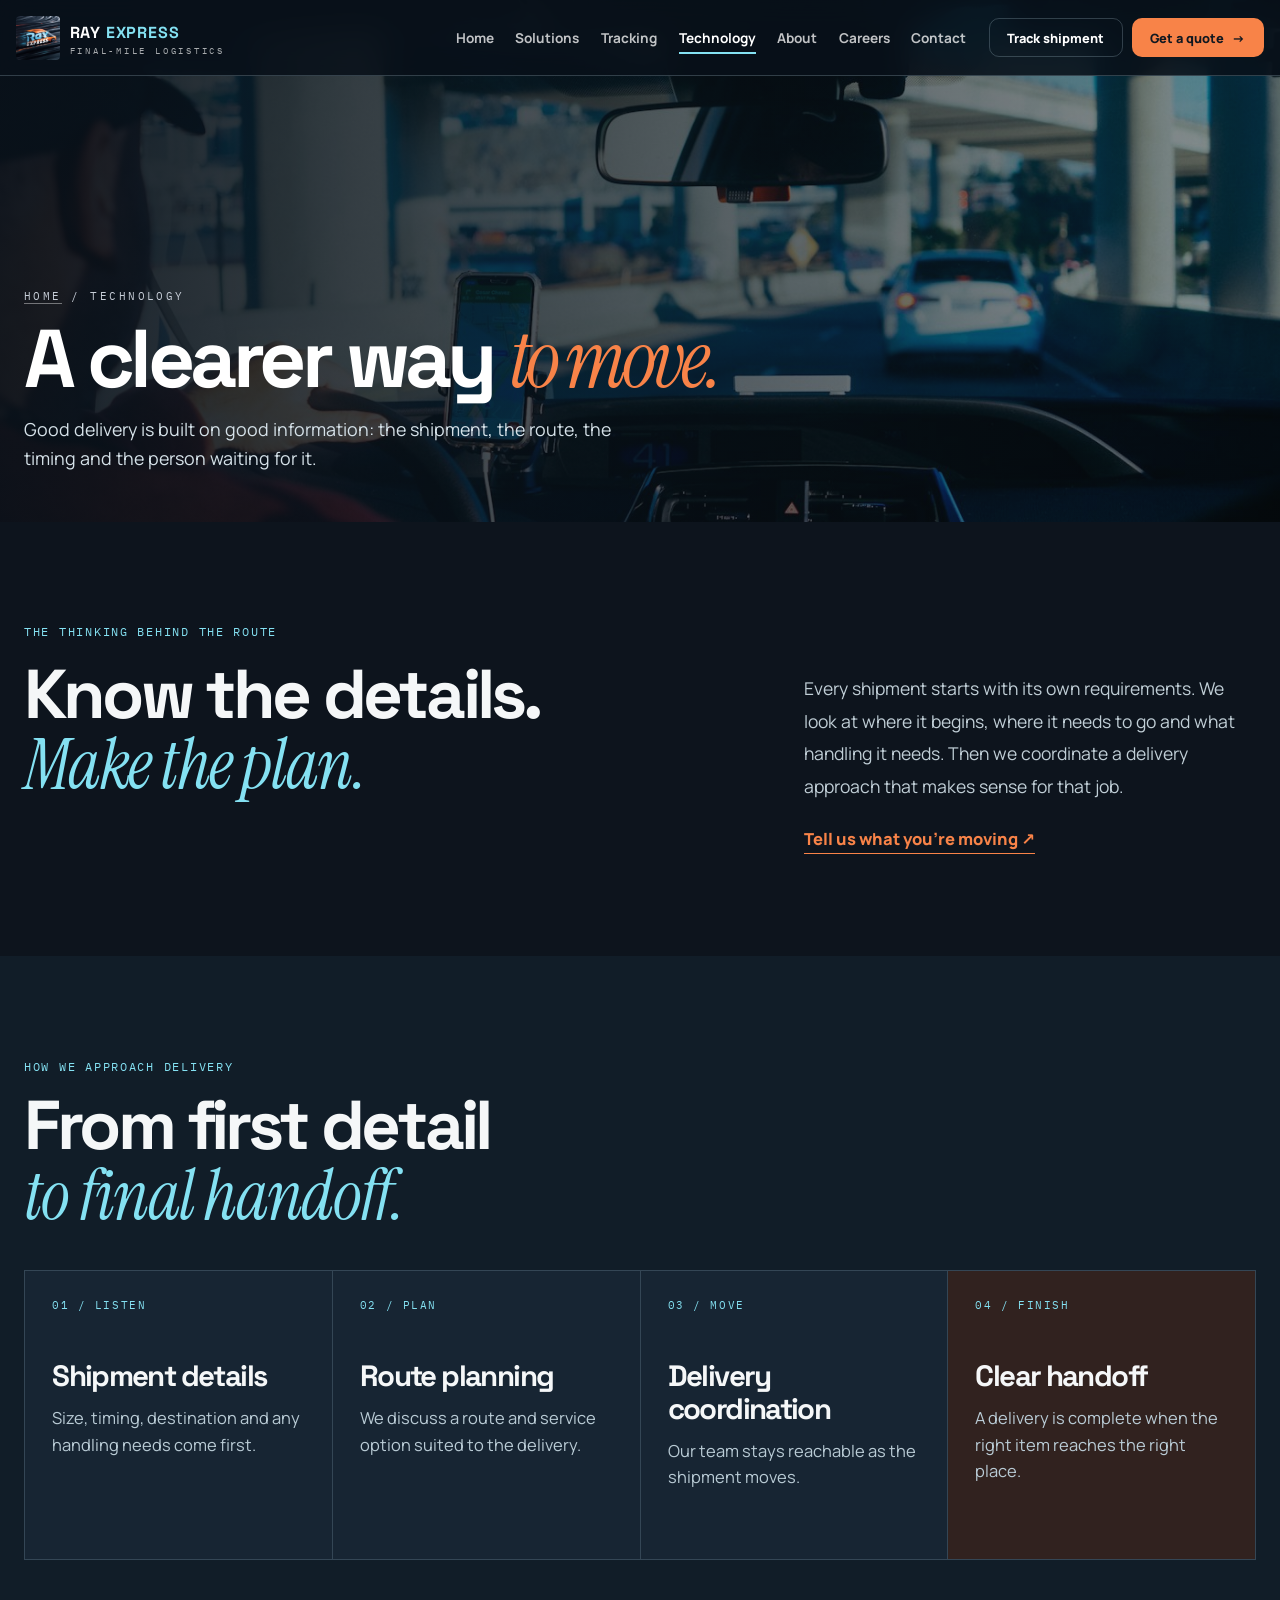
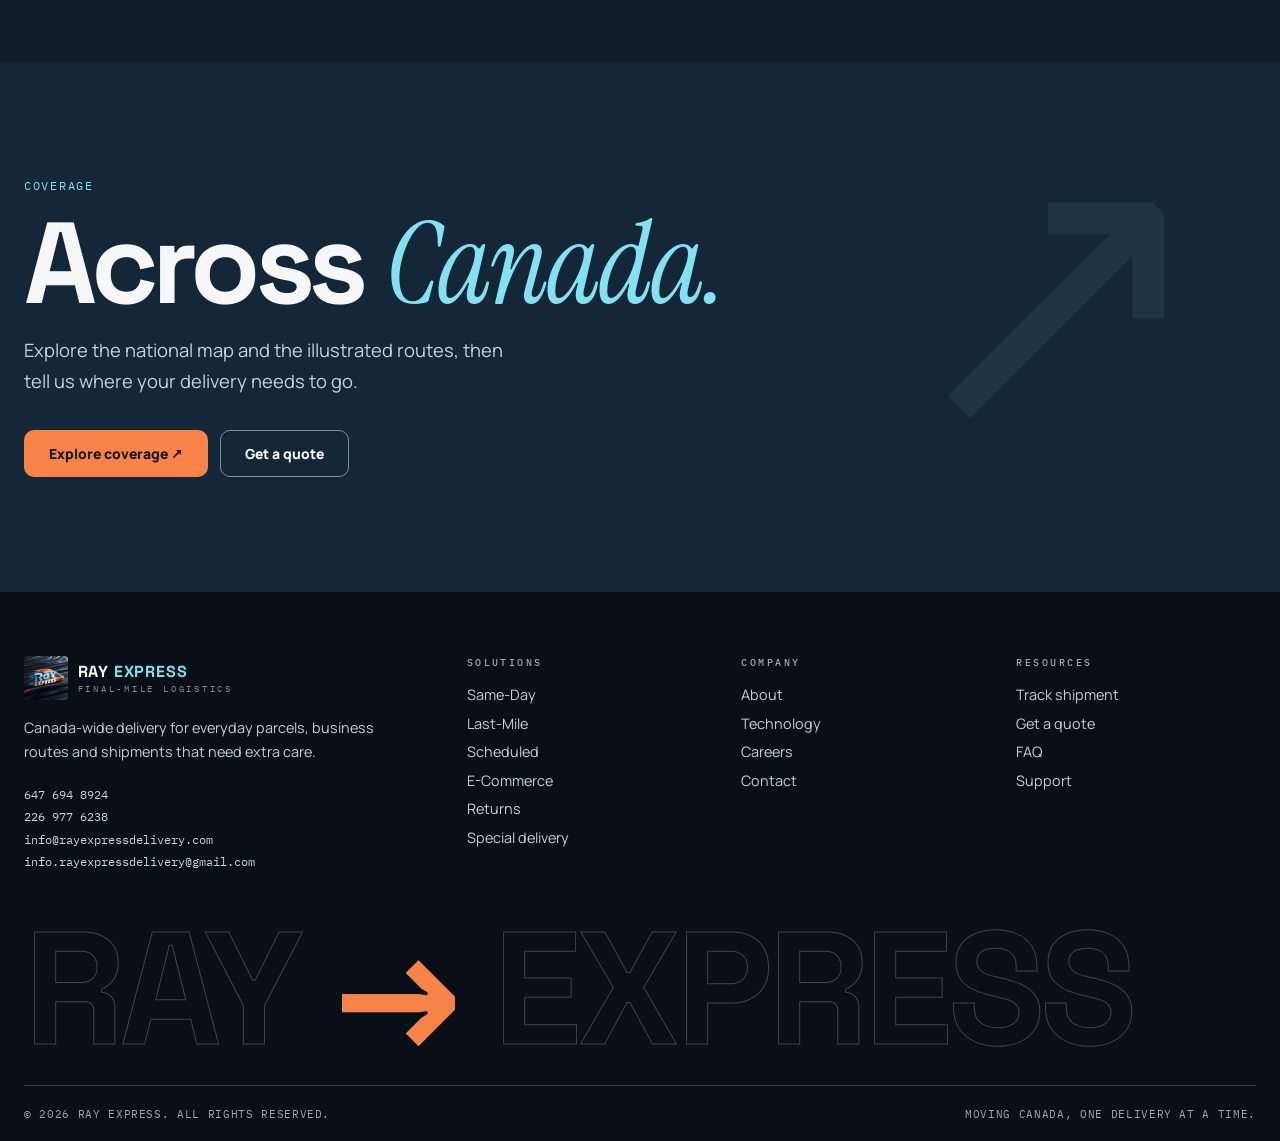
<file: technology.html>
<!DOCTYPE html>
<html lang="en">
<head>
<meta charset="UTF-8">
<meta name="viewport" content="width=device-width, initial-scale=1.0">
<title>Technology — Routing, Tracking & API | RAY EXPRESS</title>
<meta name="description" content="How Ray Express plans and coordinates delivery across Canada, from shipment details to the final handoff.">
<meta name="theme-color" content="#0B0D10">
<link rel="preconnect" href="https://fonts.googleapis.com">
<link rel="preconnect" href="https://fonts.gstatic.com" crossorigin>
<link href="https://fonts.googleapis.com/css2?family=Space+Grotesk:wght@400;500;600;700&family=Instrument+Serif:ital@0;1&family=Manrope:wght@400;500;600;700;800&family=IBM+Plex+Mono:wght@400;500&display=swap" rel="stylesheet">
<link rel="icon" href="data:image/svg+xml,%3Csvg xmlns='http://www.w3.org/2000/svg' viewBox='0 0 32 32'%3E%3Crect width='32' height='32' rx='7' fill='%230B0D10'/%3E%3Cpath d='M7 22 21 8' stroke='%2300E5FF' stroke-width='3.4' stroke-linecap='round'/%3E%3Cpath d='M15 22h9v-9' stroke='%23fff' stroke-width='3' stroke-linecap='round' stroke-linejoin='round' fill='none'/%3E%3C/svg%3E">
<link rel="stylesheet" href="tokens.css">
<link rel="stylesheet" href="styles.css">
</head>
<body>
<a class="skip" href="#main">Skip to content</a>

<header class="hdr" id="hdr">
  <div class="bar">
    <a class="brand" href="index.html" aria-label="RAY EXPRESS — home">
      <img class="brand-logo" src="assets/ray-express-logo.jpg" alt="" width="44" height="44">
      <span><b>RAY <span>EXPRESS</span></b><small>FINAL-MILE LOGISTICS</small></span>
    </a>
    <nav class="nav" aria-label="Primary">
      <a href="index.html">Home</a>
      <a href="solutions.html">Solutions</a>
      <a href="tracking.html">Tracking</a>
      <a href="technology.html" aria-current="page">Technology</a>
      <a href="about.html">About</a>
      <a href="careers.html">Careers</a>
      <a href="contact.html">Contact</a>
    </nav>
    <div class="hdr-cta">
      <a class="btn btn-line btn-sm" href="tracking.html">Track shipment</a>
      <a class="btn btn-light btn-sm" href="contact.html">Get a quote <span class="arr" aria-hidden="true">→</span></a>
    </div>
    <button class="burger" id="burger" aria-expanded="false" aria-controls="mmenu" aria-label="Open menu"><i></i></button>
  </div>
</header>
<div class="mmenu" id="mmenu">
  <nav aria-label="Mobile">
    <a class="mlink" href="index.html">Home</a>
    <a class="mlink" href="solutions.html">Solutions</a>
    <a class="mlink" href="tracking.html">Tracking</a>
    <a class="mlink" href="technology.html">Technology</a>
    <a class="mlink" href="about.html">About</a>
    <a class="mlink" href="careers.html">Careers</a>
    <a class="mlink" href="contact.html">Contact</a>
  </nav>
  <div class="row">
    <a class="btn btn-line" href="tracking.html">Track</a>
    <a class="btn btn-light" href="contact.html">Get a quote</a>
  </div>
</div>

<main id="main" class="home-v3">
  <section class="phero" aria-labelledby="pg-h">
    <img class="bg" src="assets/driver-nav.jpg" alt="Driver navigating a city route" fetchpriority="high">
    <div class="scrim" aria-hidden="true"></div>
    <div class="phero-inner"><p class="crumb"><a href="index.html">HOME</a> / TECHNOLOGY</p><h1 id="pg-h">A clearer way <span class="serif-i">to move.</span></h1><p class="lede">Good delivery is built on good information: the shipment, the route, the timing and the person waiting for it.</p></div>
  </section>
  <section class="rx-section rx-intro" aria-labelledby="tech-intro"><div class="wrap rx-intro-grid"><div><p class="rx-label">The thinking behind the route</p><h2 id="tech-intro">Know the details. <em>Make the plan.</em></h2></div><div><p>Every shipment starts with its own requirements. We look at where it begins, where it needs to go and what handling it needs. Then we coordinate a delivery approach that makes sense for that job.</p><a class="rx-text-link" href="contact.html">Tell us what you're moving ↗</a></div></div></section>
  <section class="rx-section rx-services" aria-labelledby="tech-steps"><div class="wrap"><p class="rx-label">How we approach delivery</p><h2 id="tech-steps">From first detail <em>to final handoff.</em></h2><div class="rx-service-grid rx-tech-grid"><div class="rx-service-card"><span class="rx-card-num">01 / LISTEN</span><h3>Shipment details</h3><p>Size, timing, destination and any handling needs come first.</p></div><div class="rx-service-card"><span class="rx-card-num">02 / PLAN</span><h3>Route planning</h3><p>We discuss a route and service option suited to the delivery.</p></div><div class="rx-service-card"><span class="rx-card-num">03 / MOVE</span><h3>Delivery coordination</h3><p>Our team stays reachable as the shipment moves.</p></div><div class="rx-service-card rx-service-special"><span class="rx-card-num">04 / FINISH</span><h3>Clear handoff</h3><p>A delivery is complete when the right item reaches the right place.</p></div></div></div></section>
  <section class="rx-end-cta" aria-labelledby="tech-cta"><div class="wrap"><p class="rx-label">Coverage</p><h2 id="tech-cta">Across <em>Canada.</em></h2><p>Explore the national map and the illustrated routes, then tell us where your delivery needs to go.</p><div class="rx-actions"><a class="btn btn-light" href="index.html#coverage">Explore coverage ↗</a><a class="btn btn-line" href="contact.html">Get a quote</a></div></div></section>
</main>


<footer aria-label="Footer">
  <div class="wrap">
    <div class="f-grid">
      <div class="f-brand">
        <a class="brand" href="index.html" aria-label="RAY EXPRESS — home">
          <img class="brand-logo" src="assets/ray-express-logo.jpg" alt="" width="44" height="44">
          <span><b style="color:#fff">RAY <span>EXPRESS</span></b><small>FINAL-MILE LOGISTICS</small></span>
        </a>
        <p>Canada-wide delivery for everyday parcels, business routes and shipments that need extra care.</p>
        <div class="rx-footer-contact"><a href="tel:+16476948924">647 694 8924</a><a href="tel:+12269776238">226 977 6238</a><a href="mailto:info@rayexpressdelivery.com">info@rayexpressdelivery.com</a><a href="mailto:info.rayexpressdelivery@gmail.com">info.rayexpressdelivery@gmail.com</a></div>
      </div>
      <nav class="f-col" aria-label="Solutions"><h3>SOLUTIONS</h3><ul>
        <li><a href="solutions.html#same-day">Same-Day</a></li><li><a href="solutions.html#last-mile">Last-Mile</a></li><li><a href="solutions.html#scheduled">Scheduled</a></li><li><a href="solutions.html#ecommerce">E-Commerce</a></li><li><a href="solutions.html#returns">Returns</a></li><li><a href="solutions.html#special">Special delivery</a></li></ul></nav>
      <nav class="f-col" aria-label="Company"><h3>COMPANY</h3><ul>
        <li><a href="about.html">About</a></li><li><a href="technology.html">Technology</a></li><li><a href="careers.html">Careers</a></li><li><a href="contact.html">Contact</a></li></ul></nav>
      <nav class="f-col" aria-label="Resources"><h3>RESOURCES</h3><ul>
        <li><a href="tracking.html">Track shipment</a></li><li><a href="contact.html">Get a quote</a></li><li><a href="tracking.html#faq">FAQ</a></li><li><a href="contact.html">Support</a></li></ul></nav>
    </div>
    <div class="f-word" aria-hidden="true">RAY <span>→</span> EXPRESS</div>
    <div class="f-bottom"><span>© <span data-year>2026</span> RAY EXPRESS. ALL RIGHTS RESERVED.</span><span>MOVING CANADA, ONE DELIVERY AT A TIME.</span></div>
  </div>
</footer>

<div class="sticky-cta" id="stickyCta">
  <a class="btn btn-line" href="tracking.html" style="border-color:rgba(255,255,255,.35);color:#fff">Track</a>
  <a class="btn btn-light" href="contact.html">Get a quote</a>
</div>

<script src="app.js" defer></script>
</body>
</html>
</file>
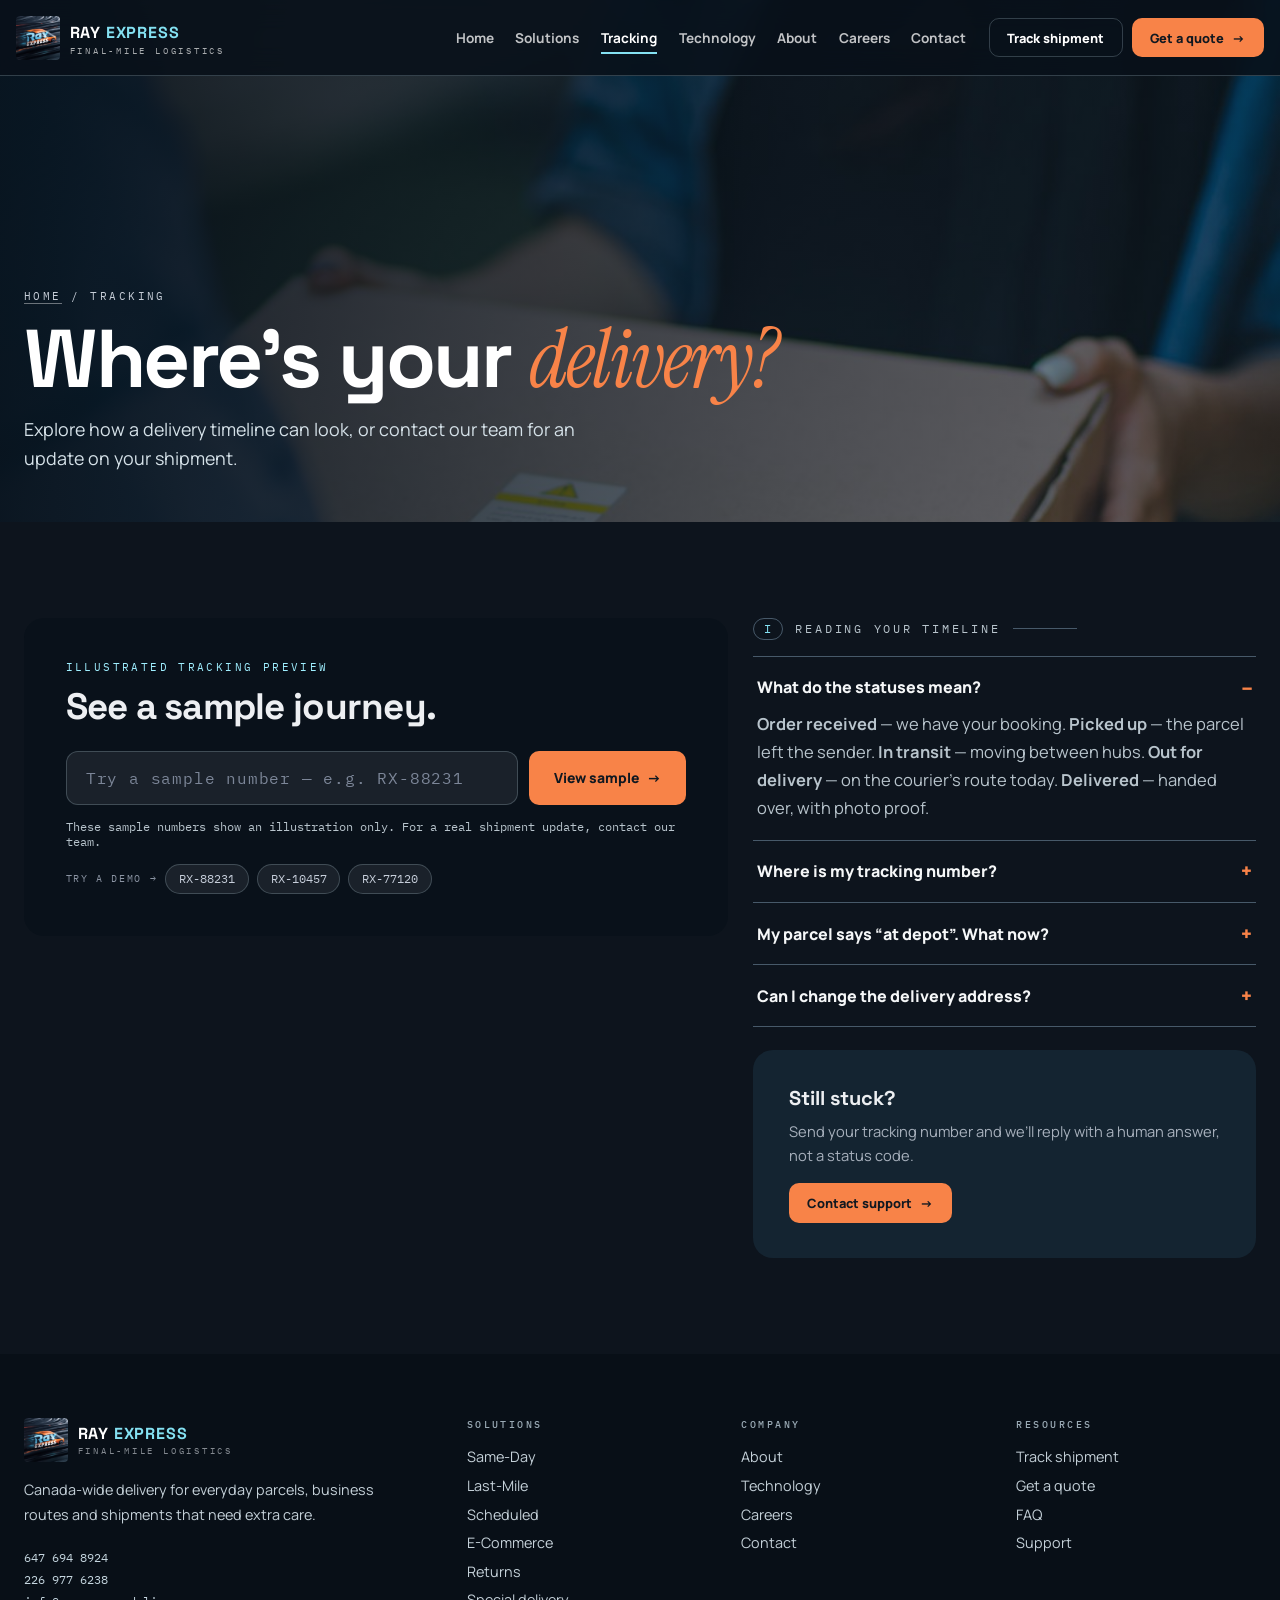
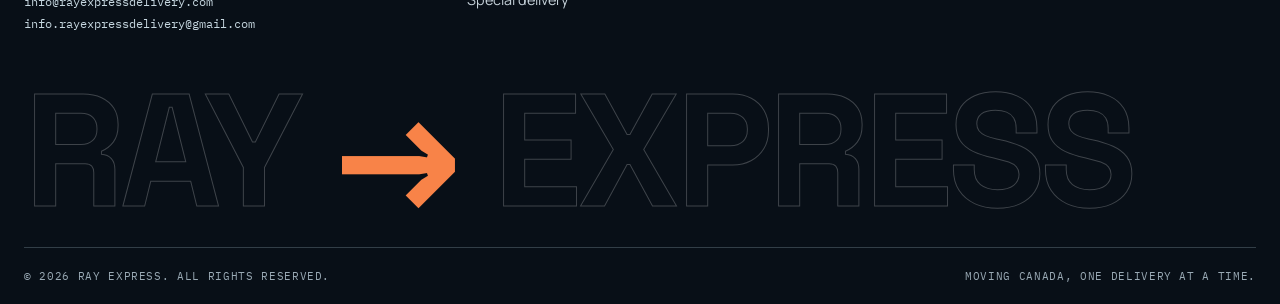
<file: tracking.html>
<!DOCTYPE html>
<html lang="en">
<head>
<meta charset="UTF-8">
<meta name="viewport" content="width=device-width, initial-scale=1.0">
<title>Track Your Shipment | RAY EXPRESS</title>
<meta name="description" content="Track your RAY EXPRESS delivery in real time — live scans, accurate ETAs and proof of delivery.">
<meta name="theme-color" content="#0B0D10">
<link rel="preconnect" href="https://fonts.googleapis.com">
<link rel="preconnect" href="https://fonts.gstatic.com" crossorigin>
<link href="https://fonts.googleapis.com/css2?family=Space+Grotesk:wght@400;500;600;700&family=Instrument+Serif:ital@0;1&family=Manrope:wght@400;500;600;700;800&family=IBM+Plex+Mono:wght@400;500&display=swap" rel="stylesheet">
<link rel="icon" href="data:image/svg+xml,%3Csvg xmlns='http://www.w3.org/2000/svg' viewBox='0 0 32 32'%3E%3Crect width='32' height='32' rx='7' fill='%230B0D10'/%3E%3Cpath d='M7 22 21 8' stroke='%2300E5FF' stroke-width='3.4' stroke-linecap='round'/%3E%3Cpath d='M15 22h9v-9' stroke='%23fff' stroke-width='3' stroke-linecap='round' stroke-linejoin='round' fill='none'/%3E%3C/svg%3E">
<link rel="stylesheet" href="tokens.css">
<link rel="stylesheet" href="styles.css">
</head>
<body>
<a class="skip" href="#main">Skip to content</a>

<header class="hdr" id="hdr">
  <div class="bar">
    <a class="brand" href="index.html" aria-label="RAY EXPRESS — home">
      <img class="brand-logo" src="assets/ray-express-logo.jpg" alt="" width="44" height="44">
      <span><b>RAY <span>EXPRESS</span></b><small>FINAL-MILE LOGISTICS</small></span>
    </a>
    <nav class="nav" aria-label="Primary">
      <a href="index.html">Home</a>
      <a href="solutions.html">Solutions</a>
      <a href="tracking.html" aria-current="page">Tracking</a>
      <a href="technology.html">Technology</a>
      <a href="about.html">About</a>
      <a href="careers.html">Careers</a>
      <a href="contact.html">Contact</a>
    </nav>
    <div class="hdr-cta">
      <a class="btn btn-line btn-sm" href="tracking.html">Track shipment</a>
      <a class="btn btn-light btn-sm" href="contact.html">Get a quote <span class="arr" aria-hidden="true">→</span></a>
    </div>
    <button class="burger" id="burger" aria-expanded="false" aria-controls="mmenu" aria-label="Open menu"><i></i></button>
  </div>
</header>
<div class="mmenu" id="mmenu">
  <nav aria-label="Mobile">
    <a class="mlink" href="index.html">Home</a>
    <a class="mlink" href="solutions.html">Solutions</a>
    <a class="mlink" href="tracking.html">Tracking</a>
    <a class="mlink" href="technology.html">Technology</a>
    <a class="mlink" href="about.html">About</a>
    <a class="mlink" href="careers.html">Careers</a>
    <a class="mlink" href="contact.html">Contact</a>
  </nav>
  <div class="row">
    <a class="btn btn-line" href="tracking.html">Track</a>
    <a class="btn btn-light" href="contact.html">Get a quote</a>
  </div>
</div>

<main id="main">
  <section class="phero" aria-labelledby="pg-h">
    <img class="bg" src="assets/handoff.jpg" alt="Parcel arriving at a customer's door" fetchpriority="high">
    <div class="scrim" aria-hidden="true"></div>
    <div class="phero-inner">
      <p class="crumb rv"><a href="index.html">HOME</a> / TRACKING</p>
      <h1 id="pg-h" class="rv rv-d1">Where’s your <span class="serif-i">delivery?</span></h1>
      <p class="lede rv rv-d2">Explore how a delivery timeline can look, or contact our team for an update on your shipment.</p>
    </div>
  </section>

  <section class="sec" aria-label="Shipment tracking tool">
    <div class="wrap trackshell">
      <div class="track-card rv">
        <p class="mono" style="font-size:.68rem;letter-spacing:.22em;color:#9FEFFF">ILLUSTRATED TRACKING PREVIEW</p>
        <h2 style="margin-top:.6rem">See a sample journey.</h2>
        <form class="track-form" id="trackForm" autocomplete="off">
          <div class="track-input">
            <label for="tnum">Tracking number</label>
            <input id="tnum" name="tnum" placeholder="Try a sample number — e.g. RX-88231" maxlength="24" required>
            <button class="btn btn-light" type="submit">View sample <span class="arr" aria-hidden="true">→</span></button>
          </div>
        </form>
        <p id="trackNotice" class="fine" role="status">These sample numbers show an illustration only. For a real shipment update, contact our team.</p>
        <div class="chips"><span>TRY A DEMO →</span>
          <button class="chip" data-t="RX-88231">RX-88231</button>
          <button class="chip" data-t="RX-10457">RX-10457</button>
          <button class="chip" data-t="RX-77120">RX-77120</button>
        </div>
        <div class="t-result" id="tResult" role="status" aria-live="polite">
          <div class="t-top">
            <div><div class="k">Tracking number</div><div class="v mono" id="tNum">—</div></div>
            <div><div class="k">Current status</div><div class="v"><span class="pill" id="tPill"><i></i><span>—</span></span></div></div>
            <div><div class="k">Estimated delivery</div><div class="v" id="tEta">—</div></div>
            <div><div class="k">Destination</div><div class="v" id="tDest">—</div></div>
          </div>
          <ol class="tline" id="tLine"></ol>
          <p class="fine" id="tScan">—</p>
        </div>
      </div>
      <aside class="rv rv-d1">
        <p class="kicker"><span class="no">i</span> Reading your timeline</p>
        <div class="faq">
          <details open><summary>What do the statuses mean?</summary>
            <p><b>Order received</b> — we have your booking. <b>Picked up</b> — the parcel left the sender. <b>In transit</b> — moving between hubs. <b>Out for delivery</b> — on the courier’s route today. <b>Delivered</b> — handed over, with photo proof.</p></details>
          <details><summary>Where is my tracking number?</summary>
            <p>It starts with RX- and arrives by email or SMS the moment your parcel is booked — usually within minutes of checkout or handover.</p></details>
          <details><summary>My parcel says “at depot”. What now?</summary>
            <p>It’s sorted and waiting for its route — typically out the next morning run. If it sits longer than 24 hours, contact us and we’ll chase it personally.</p></details>
          <details><summary>Can I change the delivery address?</summary>
            <p>Yes — up until the “out for delivery” scan. Use the link in your tracking SMS or call support and we’ll redirect it mid-route where possible.</p></details>
        </div>
        <div id="faq"></div>
        <div class="side" style="margin-top:1.4rem">
          <h3>Still stuck?</h3>
          <p style="color:#A7B0BC;margin-top:.5rem;font-size:.92rem;line-height:1.65">Send your tracking number and we’ll reply with a human answer, not a status code.</p>
          <p style="margin-top:1rem"><a class="btn btn-light btn-sm" href="contact.html">Contact support <span class="arr" aria-hidden="true">→</span></a></p>
        </div>
      </aside>
    </div>
  </section>
</main>

<footer aria-label="Footer">
  <div class="wrap">
    <div class="f-grid">
      <div class="f-brand">
        <a class="brand" href="index.html" aria-label="RAY EXPRESS — home">
          <img class="brand-logo" src="assets/ray-express-logo.jpg" alt="" width="44" height="44">
          <span><b style="color:#fff">RAY <span>EXPRESS</span></b><small>FINAL-MILE LOGISTICS</small></span>
        </a>
        <p>Canada-wide delivery for everyday parcels, business routes and shipments that need extra care.</p>
        <div class="rx-footer-contact"><a href="tel:+16476948924">647 694 8924</a><a href="tel:+12269776238">226 977 6238</a><a href="mailto:info@rayexpressdelivery.com">info@rayexpressdelivery.com</a><a href="mailto:info.rayexpressdelivery@gmail.com">info.rayexpressdelivery@gmail.com</a></div>
      </div>
      <nav class="f-col" aria-label="Solutions"><h3>SOLUTIONS</h3><ul>
        <li><a href="solutions.html#same-day">Same-Day</a></li><li><a href="solutions.html#last-mile">Last-Mile</a></li><li><a href="solutions.html#scheduled">Scheduled</a></li><li><a href="solutions.html#ecommerce">E-Commerce</a></li><li><a href="solutions.html#returns">Returns</a></li><li><a href="solutions.html#special">Special delivery</a></li></ul></nav>
      <nav class="f-col" aria-label="Company"><h3>COMPANY</h3><ul>
        <li><a href="about.html">About</a></li><li><a href="technology.html">Technology</a></li><li><a href="careers.html">Careers</a></li><li><a href="contact.html">Contact</a></li></ul></nav>
      <nav class="f-col" aria-label="Resources"><h3>RESOURCES</h3><ul>
        <li><a href="tracking.html">Track shipment</a></li><li><a href="contact.html">Get a quote</a></li><li><a href="tracking.html#faq">FAQ</a></li><li><a href="contact.html">Support</a></li></ul></nav>
    </div>
    <div class="f-word" aria-hidden="true">RAY <span>→</span> EXPRESS</div>
    <div class="f-bottom"><span>© <span data-year>2026</span> RAY EXPRESS. ALL RIGHTS RESERVED.</span><span>MOVING CANADA, ONE DELIVERY AT A TIME.</span></div>
  </div>
</footer>

<div class="sticky-cta" id="stickyCta">
  <a class="btn btn-line" href="tracking.html" style="border-color:rgba(255,255,255,.35);color:#fff">Track</a>
  <a class="btn btn-light" href="contact.html">Get a quote</a>
</div>

<script src="app.js" defer></script>
</body>
</html>
</file>
<file: tokens.css>
:root {
  --color-paper: oklch(16% 0.02 245);
  --color-paper-2: oklch(20% 0.025 245);
  --color-card: oklch(23% 0.025 245);
  --color-ink: oklch(97% 0.008 235);
  --color-muted: oklch(76% 0.018 245);
  --color-rule: oklch(38% 0.025 245);
  --color-accent: oklch(70% 0.19 45);
  --color-cyan: oklch(83% 0.12 210);
  --color-focus: oklch(83% 0.12 210);
  --font-display: "Space Grotesk", sans-serif;
  --font-body: "Manrope", sans-serif;
  --font-mono: "IBM Plex Mono", monospace;
  --space-xs: .5rem;
  --space-sm: 1rem;
  --space-md: 1.5rem;
  --space-lg: 2rem;
  --space-xl: 3rem;
  --space-2xl: 4.5rem;
  --space-3xl: 7rem;
  --text-display: clamp(3.5rem, 8vw, 7.5rem);
  --ease-out: cubic-bezier(.23, 1, .32, 1);
  --ease-in-out: cubic-bezier(.77, 0, .175, 1);
  --dur-short: 220ms;
  --radius-card: 20px;
  --radius-pill: 999px;
  --radius-input: 10px;
}
</file>
<file: styles.css>
/* RAY EXPRESS v2 — photo-led editorial system.
   Warm paper, ink, one cyan accent used sparingly.
   Display: Space Grotesk · Accent: Instrument Serif italic
   Body: Manrope · Labels: IBM Plex Mono */
*,*::before,*::after{box-sizing:border-box;margin:0;padding:0}
:root{
  --paper:#F5F2EB; --paper2:#EAE4D6; --card:#FFFDF8;
  --ink:#141310; --ink2:#1D1C18; --muted:#63615A; --faint:#8A877E;
  --line:#DCD4C2; --line2:#C9C0AA;
  --void:#0B0D10; --void2:#12151A; --dline:rgba(255,255,255,.16);
  --ray:#00E5FF; --deep:#2E5BFF; --ok:#1F9D55;
  --fd:"Space Grotesk","Manrope",system-ui,sans-serif;
  --fs:"Instrument Serif",Georgia,serif;
  --fb:"Manrope",system-ui,-apple-system,"Segoe UI",sans-serif;
  --fm:"IBM Plex Mono",ui-monospace,Menlo,monospace;
  --max:1240px; --hdr:76px; --rad:18px;
  --ease:cubic-bezier(.22,.9,.28,1);
}
html{scroll-behavior:smooth;scroll-padding-top:calc(var(--hdr) + 14px)}
body{font-family:var(--fb);background:var(--paper);color:var(--ink);
  -webkit-font-smoothing:antialiased;overflow-x:hidden;font-size:16.5px}
::selection{background:var(--ink);color:var(--paper)}
img{display:block;max-width:100%}
a{color:inherit}
button{font:inherit;cursor:pointer}
:focus-visible{outline:2px solid var(--deep);outline-offset:3px;border-radius:4px}
.skip{position:absolute;left:-999px;top:0;background:var(--ink);color:#fff;font-weight:700;padding:.7rem 1.1rem;z-index:300}
.skip:focus{left:0}
.wrap{width:min(var(--max),100% - 3rem);margin-inline:auto}
.mono{font-family:var(--fm)}
.serif-i{font-family:var(--fs);font-style:italic;font-weight:400}
/* kickers */
.kicker{font-family:var(--fm);font-size:.72rem;letter-spacing:.24em;text-transform:uppercase;
  display:flex;align-items:center;gap:.8rem;color:var(--muted)}
.kicker::after{content:"";height:1px;width:64px;background:var(--line2)}
.kicker .no{color:var(--ink);border:1px solid var(--line2);border-radius:99px;padding:.15rem .6rem;letter-spacing:.1em}
.on-dark .kicker{color:#A7B0BC}.on-dark .kicker::after{background:var(--dline)}
.on-dark .kicker .no{color:#fff;border-color:var(--dline)}
h1,h2,h3{font-family:var(--fd);text-wrap:balance}
.sec{padding:clamp(4rem,7.5vw,7rem) 0}
.sec-head{max-width:62rem;margin-bottom:clamp(2rem,4vw,3.2rem)}
.sec-head h2{font-size:clamp(2rem,4.4vw,3.4rem);line-height:1.02;letter-spacing:-.025em;margin:1rem 0 .8rem}
.sec-head p.lede{color:var(--muted);font-size:clamp(1rem,1.4vw,1.15rem);line-height:1.65;max-width:44rem}
.on-dark{color:#EDEFF2}.on-dark .lede{color:#A7B0BC}
/* reveal */
.rv{opacity:0;transform:translateY(24px);transition:opacity .7s var(--ease),transform .7s var(--ease)}
.rv.in{opacity:1;transform:none}
.rv-d1{transition-delay:.08s}.rv-d2{transition-delay:.16s}.rv-d3{transition-delay:.24s}
/* ============ HEADER ============ */
.hdr{position:fixed;inset:0 0 auto 0;z-index:120;height:var(--hdr);display:flex;align-items:center;
  color:#fff;transition:background .3s,color .3s,border-color .3s,height .3s var(--ease);border-bottom:1px solid transparent}
.hdr.solid{background:rgba(245,242,235,.9);backdrop-filter:blur(14px);-webkit-backdrop-filter:blur(14px);
  color:var(--ink);border-bottom-color:var(--line);height:64px}
.hdr .bar{width:min(1360px,100% - 2rem);margin-inline:auto;display:flex;align-items:center;gap:1.4rem}
.brand{display:flex;align-items:center;gap:.6rem;text-decoration:none;margin-right:auto}
.brand-logo{width:44px;height:44px;object-fit:cover;border-radius:5px;flex:none}
.brand b{font-family:var(--fd);font-weight:700;letter-spacing:.05em;font-size:1rem;line-height:1}
.brand b span{color:var(--ray)}
.hdr.solid .brand b span{color:var(--deep)}
.brand small{display:block;font-family:var(--fm);font-size:.54rem;letter-spacing:.32em;opacity:.65;margin-top:2px}
.nav{display:flex;gap:1.35rem}
.nav a{text-decoration:none;font-size:.85rem;font-weight:700;opacity:.75;padding:.35rem 0;position:relative;transition:opacity .25s}
.nav a:hover{opacity:1}
.nav a[aria-current="page"]{opacity:1}
.nav a[aria-current="page"]::after{content:"";position:absolute;left:0;right:0;bottom:-2px;height:2px;background:var(--ray)}
.hdr.solid .nav a[aria-current="page"]::after{background:var(--deep)}
.btn{display:inline-flex;align-items:center;gap:.5rem;text-decoration:none;font-weight:800;font-size:.87rem;
  padding:.82rem 1.5rem;border-radius:999px;border:1px solid transparent;white-space:nowrap;
  transition:transform .25s var(--ease),background .25s,color .25s,border-color .25s}
.btn:active{transform:scale(.98)}
.btn .arr{transition:transform .25s var(--ease)}
.btn:hover .arr{transform:translateX(4px)}
.btn-light{background:#fff;color:#101216}
.btn-light:hover{transform:translateY(-2px)}
.btn-ink{background:var(--ink);color:#fff}
.btn-ink:hover{transform:translateY(-2px);background:#000}
.btn-line{border-color:currentColor;background:transparent}
.btn-line:hover{background:rgba(127,127,127,.14)}
.btn-sm{padding:.62rem 1.1rem;font-size:.8rem}
.hdr-cta{display:flex;gap:.55rem;align-items:center}
.hdr .btn-line{border-color:rgba(255,255,255,.4)}
.hdr.solid .btn-line{border-color:var(--line2)}
.burger{display:none;background:none;border:1px solid currentColor;border-radius:10px;width:44px;height:44px;opacity:.9}
.burger i,.burger i::before,.burger i::after{content:"";display:block;width:20px;height:2px;background:currentColor;margin-inline:auto;transition:.3s var(--ease)}
.burger i::before{transform:translateY(-6px)}.burger i::after{transform:translateY(4px)}
.burger[aria-expanded="true"] i{background:transparent}
.burger[aria-expanded="true"] i::before{transform:rotate(45deg)}
.burger[aria-expanded="true"] i::after{transform:translateY(-2px) rotate(-45deg)}
.mmenu{display:none}
/* ============ HERO (home) ============ */
.hero{position:relative;min-height:100svh;display:flex;align-items:flex-end;color:#fff;overflow:hidden;background:var(--void)}
.hero img.bg{position:absolute;inset:0;width:100%;height:100%;object-fit:cover}
.hero .scrim{position:absolute;inset:0;background:linear-gradient(to top,rgba(5,7,10,.88) 8%,rgba(5,7,10,.35) 45%,rgba(5,7,10,.25) 100%)}
.hero-inner{position:relative;width:min(1360px,100% - 2rem);margin-inline:auto;padding:calc(var(--hdr) + 3rem) 0 0}
.hero h1{font-size:clamp(3rem,8.5vw,7.2rem);line-height:.95;letter-spacing:-.03em;font-weight:700;max-width:14ch}
.hero h1 .serif-i{letter-spacing:-.01em}
.hero-sub{margin-top:1.2rem;max-width:36rem;color:#D5DBE2;font-size:clamp(1rem,1.5vw,1.18rem);line-height:1.6}
.hero-ctas{display:flex;flex-wrap:wrap;gap:.7rem;margin-top:1.7rem}
.hero-meta{display:flex;flex-wrap:wrap;gap:0;margin-top:3rem;border-top:1px solid rgba(255,255,255,.22)}
.hstat{flex:1 1 160px;padding:1.2rem 1.4rem 1.6rem;border-left:1px solid rgba(255,255,255,.22)}
.hstat:first-child{border-left:none;padding-left:0}
.hstat b{font-family:var(--fd);font-size:clamp(1.6rem,2.6vw,2.3rem);display:block;letter-spacing:-.02em}
.hstat span{font-family:var(--fm);font-size:.64rem;letter-spacing:.2em;color:#B9C1CC}
/* ============ PAGE HERO (subpages) ============ */
.phero{position:relative;color:#fff;background:var(--void);overflow:hidden;display:flex;align-items:flex-end;min-height:58svh}
.phero img.bg{position:absolute;inset:0;width:100%;height:112%;object-fit:cover}
.phero .scrim{position:absolute;inset:0;background:linear-gradient(to top,rgba(5,7,10,.9) 5%,rgba(5,7,10,.3) 60%,rgba(5,7,10,.35))}
.phero-inner{position:relative;width:min(var(--max),100% - 3rem);margin-inline:auto;padding:calc(var(--hdr) + 3.5rem) 0 3rem}
.crumb{font-family:var(--fm);font-size:.7rem;letter-spacing:.22em;color:#C7CED8}
.crumb a{text-decoration:none;border-bottom:1px solid rgba(255,255,255,.4)}
.phero h1{font-size:clamp(2.6rem,6.4vw,5.2rem);line-height:.98;letter-spacing:-.03em;margin:1rem 0}
.phero .lede{color:#D5DBE2;max-width:38rem;line-height:1.65;font-size:clamp(1rem,1.4vw,1.15rem)}
/* ============ MARQUEE ============ */
.marq{border-block:1px solid var(--line);background:var(--card);overflow:hidden;padding:1rem 0}
.mq-track{display:flex;gap:3.5rem;width:max-content;animation:mq 30s linear infinite}
.mq-track span{font-family:var(--fm);font-size:.74rem;letter-spacing:.3em;color:var(--faint);white-space:nowrap;display:flex;align-items:center;gap:3.5rem}
.mq-track span::after{content:"◆";font-size:.55rem;color:var(--line2)}
@keyframes mq{to{transform:translateX(-50%)}}
/* ============ PHOTOS ============ */
figure.ph{position:relative;overflow:hidden;border-radius:var(--rad);background:var(--paper2)}
figure.ph img{width:100%;height:100%;object-fit:cover;transition:transform .8s var(--ease)}
figure.ph:hover img{transform:scale(1.03)}
figure.ph figcaption{position:absolute;left:12px;bottom:12px;font-family:var(--fm);font-size:.62rem;letter-spacing:.16em;
  background:rgba(8,10,13,.72);color:#E4E8EE;padding:.4rem .7rem;border-radius:8px;backdrop-filter:blur(6px)}
.ph-43{aspect-ratio:4/3}.ph-169{aspect-ratio:16/9}.ph-45{aspect-ratio:4/5}.ph-11{aspect-ratio:1/1}.ph-32{aspect-ratio:3/2}
/* ============ HOME: intro ============ */
.intro-grid{display:grid;gap:2.5rem;align-items:start}
.intro-big{font-family:var(--fd);font-size:clamp(1.6rem,3.2vw,2.6rem);line-height:1.25;letter-spacing:-.02em;max-width:60rem}
.intro-big .serif-i{font-size:1.08em}
.intro-cols{display:grid;gap:1.6rem;margin-top:1.8rem}
.intro-cols p{color:var(--muted);line-height:1.75}
.tick-chips{display:flex;flex-wrap:wrap;gap:.5rem;margin-top:1.4rem}
.tick-chips li{list-style:none;font-family:var(--fm);font-size:.7rem;letter-spacing:.1em;border:1px solid var(--line2);
  border-radius:99px;padding:.45rem .9rem;background:var(--card)}
/* ============ HOME: solutions preview ============ */
.solfeat{display:grid;gap:1.2rem}
.solbig{position:relative;border-radius:20px;overflow:hidden;min-height:420px;display:flex;align-items:flex-end;color:#fff;text-decoration:none;background:var(--void)}
.solbig img{position:absolute;inset:0;width:100%;height:100%;object-fit:cover;transition:transform .8s var(--ease)}
.solbig:hover img{transform:scale(1.04)}
.solbig .shade{position:absolute;inset:0;background:linear-gradient(to top,rgba(5,7,10,.85),transparent 60%)}
.solbig .txt{position:relative;padding:1.8rem}
.solbig .txt h3{font-size:clamp(1.6rem,3vw,2.4rem);letter-spacing:-.02em}
.solbig .txt p{color:#D5DBE2;margin-top:.4rem;max-width:30rem;line-height:1.6}
.sollist{border-top:1px solid var(--line2)}
.sollist a{display:grid;grid-template-columns:64px 1fr auto;gap:1rem;align-items:center;padding:1.15rem .2rem;
  border-bottom:1px solid var(--line2);text-decoration:none;transition:background .25s,padding .25s var(--ease)}
.sollist a:hover{background:var(--card);padding-left:.8rem}
.sollist .n{font-family:var(--fm);font-size:.72rem;color:var(--faint)}
.sollist b{font-family:var(--fd);font-size:clamp(1.05rem,2vw,1.4rem);letter-spacing:-.01em;display:block}
.sollist small{color:var(--muted);font-size:.88rem}
.sollist .thumb{width:92px;height:64px;border-radius:10px;object-fit:cover}
/* ============ PHOTO BAND ============ */
.band{position:relative;color:#fff;overflow:hidden;background:var(--void)}
.band img{position:absolute;inset:0;width:100%;height:100%;object-fit:cover}
.band .shade{position:absolute;inset:0;background:linear-gradient(100deg,rgba(5,7,10,.88) 20%,rgba(5,7,10,.35))}
.band-inner{position:relative;padding:clamp(4.5rem,9vw,8rem) 0;max-width:46rem}
.band-inner h2{font-size:clamp(2.2rem,5vw,4rem);line-height:1;letter-spacing:-.025em}
/* ============ STEPS ============ */
.steps{list-style:none;display:grid;gap:2rem;margin-top:1rem}
.step{border-top:2px solid var(--ink);padding-top:1.1rem;position:relative}
.step .sn{font-family:var(--fs);font-style:italic;font-size:2.6rem;line-height:1;color:var(--faint)}
.step h3{font-size:1.15rem;letter-spacing:.04em;text-transform:uppercase;margin:.6rem 0 .4rem}
.step h3 span{font-family:var(--fm);font-size:.68rem;letter-spacing:.22em;color:var(--deep);display:block;margin-bottom:.3rem}
.step p{color:var(--muted);line-height:1.65;font-size:.95rem}
/* ============ DARK PANEL / DASH ============ */
.dark{background:var(--void);border-radius:26px;color:#EDEFF2;padding:clamp(1.6rem,4vw,3rem);position:relative;overflow:hidden}
.dash{border:1px solid var(--dline);border-radius:16px;background:#0E131B;overflow:hidden;margin-top:1.6rem}
.dash-bar{display:flex;align-items:center;gap:.5rem;padding:.8rem 1.1rem;border-bottom:1px solid var(--dline);
  font-family:var(--fm);font-size:.66rem;letter-spacing:.14em;color:#8B94A3}
.dash-bar .d{width:10px;height:10px;border-radius:50%}
.dash-bar .live{margin-left:auto;color:#3DDC84;display:flex;align-items:center;gap:.4rem}
.dash-bar .live i{width:7px;height:7px;border-radius:50%;background:currentColor;animation:blink 1.4s infinite}
@keyframes blink{50%{opacity:.3}}
.dash-kpis{display:grid;grid-template-columns:repeat(2,1fr)}
.kpi{padding:1rem 1.2rem;border-bottom:1px solid var(--dline)}
.kpi:nth-child(odd){border-right:1px solid var(--dline)}
.kpi span{font-family:var(--fm);font-size:.58rem;letter-spacing:.2em;color:#8B94A3}
.kpi b{font-family:var(--fd);font-size:1.6rem;display:block;margin-top:.15rem}
.kpi b small{font-size:.8rem;color:var(--ray)}
.kpi.up b{color:#3DDC84}
.drow{display:grid;grid-template-columns:1fr auto;gap:.3rem .8rem;padding:.7rem 1.2rem;border-bottom:1px solid rgba(255,255,255,.06);font-size:.84rem;align-items:center}
.drow:last-child{border-bottom:none}
.drow .mono{font-size:.7rem;color:#8B94A3}
.st{font-family:var(--fm);font-size:.6rem;letter-spacing:.1em;padding:.3rem .65rem;border-radius:99px;border:1px solid;white-space:nowrap}
.st.g{color:#3DDC84;border-color:rgba(61,220,132,.4)}
.st.b{color:var(--ray);border-color:rgba(0,229,255,.4)}
.st.a{color:#FFB224;border-color:rgba(255,178,36,.4)}
.featrows{margin-top:1.8rem;border-top:1px solid var(--dline)}
.feat{display:grid;grid-template-columns:1fr;gap:.3rem;padding:1.1rem .2rem;border-bottom:1px solid var(--dline)}
.feat h3{font-size:1.02rem}
.feat h3 span{font-family:var(--fm);font-size:.66rem;color:var(--ray);letter-spacing:.14em;margin-right:.7rem}
.feat p{color:#A7B0BC;font-size:.9rem;line-height:1.6}
.api{margin-top:1.4rem;border:1px solid var(--dline);border-radius:12px;background:#05080C;padding:1.1rem 1.2rem;
  font-family:var(--fm);font-size:.76rem;line-height:1.8;color:#B9C3D3;overflow-x:auto}
.api .c{color:#5C6575}.api .k{color:var(--ray)}.api .s{color:#9CE86B}
/* ============ SOLUTIONS PAGE ============ */
.svc{display:grid;gap:1.8rem;padding:clamp(2rem,4vw,3.5rem) 0;border-top:1px solid var(--line2);align-items:start}
.svc:first-of-type{border-top:none}
.svc .n{font-family:var(--fs);font-style:italic;font-size:clamp(3rem,6vw,4.6rem);color:var(--line2);line-height:1}
.svc h2{font-size:clamp(1.7rem,3.4vw,2.6rem);letter-spacing:-.02em;margin:.6rem 0 .7rem}
.svc .meta{display:flex;flex-wrap:wrap;gap:.5rem;margin:.9rem 0 1.2rem}
.svc .meta li{list-style:none;font-family:var(--fm);font-size:.66rem;letter-spacing:.12em;background:var(--card);color:var(--ink);border:1px solid var(--line);border-radius:99px;padding:.4rem .85rem}
.svc p{color:var(--muted);line-height:1.75;max-width:36rem}
.svc ul.points{list-style:none;margin-top:1.1rem;display:grid;gap:.55rem}
.svc ul.points li{display:flex;gap:.6rem;font-size:.93rem;font-weight:600}
.svc ul.points li::before{content:"→";color:var(--deep);font-weight:800}
/* ============ TRACKING ============ */
.trackshell{display:grid;gap:1.6rem;align-items:start}
.track-card{background:var(--void);color:#EDEFF2;border-radius:20px;padding:clamp(1.5rem,3.6vw,2.6rem)}
.track-card h2{font-size:clamp(1.6rem,3vw,2.3rem);letter-spacing:-.02em}
.track-form{display:flex;flex-direction:column;gap:.7rem;margin-top:1.3rem}
.track-input{display:flex;flex-direction:column;gap:.7rem}
.track-input label{position:absolute;width:1px;height:1px;overflow:hidden;clip:rect(0 0 0 0)}
.track-input input{flex:1;background:rgba(255,255,255,.07);border:1px solid var(--dline);border-radius:12px;
  padding:1rem 1.2rem;color:#fff;font-family:var(--fm);font-size:1rem;letter-spacing:.05em}
.track-input input::placeholder{color:#7C8698}
.track-input input:focus{outline:none;border-color:var(--ray)}
.chips{display:flex;flex-wrap:wrap;gap:.5rem;margin-top:.9rem;align-items:center}
.chips span{font-family:var(--fm);font-size:.64rem;letter-spacing:.16em;color:#8B94A3}
.chip{background:rgba(255,255,255,.07);border:1px solid var(--dline);color:#C6CEDA;border-radius:99px;
  font-family:var(--fm);font-size:.72rem;padding:.42rem .8rem;transition:.25s}
.chip:hover{border-color:var(--ray);color:var(--ray)}
.t-result{margin-top:1.5rem;border:1px solid var(--dline);border-radius:14px;background:rgba(255,255,255,.03);padding:1.3rem;display:none}
.t-result.show{display:block;animation:pop .45s var(--ease)}
@keyframes pop{from{opacity:0;transform:translateY(12px)}}
.t-top{display:grid;gap:1rem;grid-template-columns:1fr 1fr}
.t-top .k{font-family:var(--fm);font-size:.6rem;letter-spacing:.2em;color:#8B94A3;text-transform:uppercase}
.t-top .v{font-weight:700;margin-top:.25rem}
.t-top .v.mono{font-size:.9rem;font-weight:500}
.pill{display:inline-flex;align-items:center;gap:.45rem;font-size:.76rem;font-weight:800;padding:.4rem .8rem;border-radius:99px;
  background:rgba(61,220,132,.12);color:#3DDC84;border:1px solid rgba(61,220,132,.35)}
.pill i{width:7px;height:7px;border-radius:50%;background:currentColor;animation:blink 1.4s infinite}
.tline{list-style:none;margin-top:1.4rem}
.tline li{display:grid;grid-template-columns:28px 1fr;gap:.9rem;position:relative;padding-bottom:1.25rem}
.tline li:last-child{padding-bottom:0}
.tline .pt{width:15px;height:15px;border-radius:50%;border:2px solid #3A4356;margin:4px 0 0 6px;background:var(--void);position:relative;z-index:1}
.tline li.done .pt{border-color:var(--ray);background:var(--ray)}
.tline li.now .pt{border-color:var(--ray);background:var(--void)}
.tline li.now .pt::after{content:"";position:absolute;inset:2px;border-radius:50%;background:var(--ray);animation:blink 1.2s infinite}
.tline li::before{content:"";position:absolute;left:13px;top:24px;bottom:0;width:2px;background:#232C3F}
.tline li.done::before{background:var(--ray)}
.tline li:last-child::before{display:none}
.tline b{font-size:.93rem}
.tline time{font-family:var(--fm);font-size:.7rem;color:#8B94A3;display:block;margin-top:.15rem}
.fine{font-size:.74rem;color:var(--faint);margin-top:.9rem;font-family:var(--fm)}
.t-result .fine{color:#8B94A3}
/* faq */
.faq{border-top:1px solid var(--line2);margin-top:1rem}
.faq details{border-bottom:1px solid var(--line2);padding:1.1rem .2rem}
.faq summary{cursor:pointer;font-weight:800;font-size:1rem;list-style:none;display:flex;justify-content:space-between;gap:1rem;align-items:center}
.faq summary::-webkit-details-marker{display:none}
.faq summary::after{content:"+";font-family:var(--fd);font-size:1.3rem;color:var(--deep)}
.faq details[open] summary::after{content:"–"}
.faq details p{color:var(--muted);margin-top:.6rem;line-height:1.7;max-width:44rem}
/* ============ QUOTES ============ */
.big-quote{font-family:var(--fd);font-size:clamp(1.5rem,3.2vw,2.4rem);line-height:1.3;letter-spacing:-.02em;font-weight:500;max-width:56rem}
.big-quote .serif-i{font-size:1.06em}
.qwho{margin-top:1.1rem;font-family:var(--fm);font-size:.7rem;letter-spacing:.2em;color:var(--muted);display:flex;align-items:center;gap:.8rem}
.qwho::before{content:"";width:34px;height:1px;background:var(--line2)}
.qgrid{display:grid;gap:1rem;margin-top:2rem}
.qcard{background:var(--card);border:1px solid var(--line);border-radius:14px;padding:1.4rem}
.qcard p{line-height:1.7}
.qcard .person{display:flex;gap:.8rem;align-items:center;margin-top:1.1rem}
.avatar{width:42px;height:42px;border-radius:50%;background:var(--ink);color:#fff;display:grid;place-items:center;
  font-family:var(--fd);font-weight:700;font-size:.85rem;flex:none}
.qcard .person b{display:block;font-size:.88rem}
.qcard .person span{font-family:var(--fm);font-size:.64rem;letter-spacing:.14em;color:var(--faint)}
/* ============ CTA BAND ============ */
.cta-band{background:var(--ink);color:#fff;border-radius:26px;padding:clamp(2.5rem,6vw,4.5rem);position:relative;overflow:hidden}
.cta-band h2{font-size:clamp(2.2rem,5.4vw,4.2rem);line-height:1;letter-spacing:-.025em;max-width:16ch}
.cta-band p{color:#B9B4A8;margin-top:1rem;max-width:32rem;line-height:1.65}
.cta-band .row{display:flex;flex-wrap:wrap;gap:.7rem;margin-top:1.8rem}
.cta-band .giant{position:absolute;right:-1rem;bottom:-2.4rem;font-family:var(--fd);font-weight:700;font-size:clamp(5rem,14vw,11rem);
  color:transparent;-webkit-text-stroke:1px rgba(255,255,255,.16);letter-spacing:-.02em;pointer-events:none;line-height:1}
/* ============ CONTACT ============ */
.ct-grid{display:grid;gap:1.6rem;align-items:start}
.form-card{background:var(--card);border:1px solid var(--line);border-radius:20px;padding:clamp(1.4rem,3.4vw,2.4rem)}
form.qf{display:grid;gap:1rem}
.field{display:grid;gap:.4rem}
.field label{font-size:.78rem;font-weight:800}
.field label small{color:var(--muted);font-weight:600}
.field input,.field select,.field textarea{border:1.5px solid var(--line);border-radius:11px;padding:.85rem 1rem;font:inherit;
  font-size:.93rem;background:#fff;width:100%;transition:border-color .25s,box-shadow .25s}
.field input:focus,.field select:focus,.field textarea:focus{outline:none;border-color:var(--deep);box-shadow:0 0 0 3px rgba(46,91,255,.13)}
.field textarea{min-height:110px;resize:vertical}
.f2{display:grid;gap:1rem;grid-template-columns:1fr}
.form-ok{display:none;border:1px solid rgba(31,157,85,.4);background:rgba(31,157,85,.08);border-radius:12px;padding:1rem 1.2rem;font-weight:600}
.form-ok.show{display:block}
.side{background:var(--void);color:#EDEFF2;border-radius:20px;padding:clamp(1.4rem,3.4vw,2.2rem)}
.side h3{font-size:1.25rem}
.c-lines{list-style:none;margin-top:1.2rem;display:grid;gap:1.1rem}
.c-lines li{display:grid;grid-template-columns:1fr;gap:.2rem;border-top:1px solid var(--dline);padding-top:1rem}
.c-lines .k{font-family:var(--fm);font-size:.62rem;letter-spacing:.2em;color:#8B94A3}
.c-lines .v{font-weight:700}
.c-lines .v.mono{font-weight:500;font-size:.85rem;color:#C6CEDA}
/* ============ ABOUT extras ============ */
.split{display:grid;gap:2.2rem;align-items:center}
.split p{color:var(--muted);line-height:1.75;margin-top:1rem}
.numstrip{display:grid;grid-template-columns:repeat(2,1fr);border-top:2px solid var(--ink);margin-top:2rem}
.numstrip div{padding:1.2rem 1rem 0 0;border-left:1px solid var(--line2);padding-left:1.2rem}
.numstrip div:first-child{border-left:none;padding-left:0}
.numstrip b{font-family:var(--fd);font-size:clamp(1.8rem,3.4vw,2.6rem);display:block;letter-spacing:-.02em}
.numstrip span{font-family:var(--fm);font-size:.64rem;letter-spacing:.18em;color:var(--muted)}
.values{display:grid;gap:1px;background:var(--line2);border:1px solid var(--line2);border-radius:16px;overflow:hidden;margin-top:1.6rem}
.value{background:var(--card);padding:1.5rem}
.value b{font-family:var(--fd);font-size:1.05rem}
.value b span{font-family:var(--fm);font-size:.66rem;color:var(--deep);margin-right:.6rem;letter-spacing:.1em}
.value p{color:var(--muted);font-size:.9rem;margin-top:.4rem;line-height:1.65}
/* ============ FOOTER ============ */
footer{background:#0A0B0D;color:#C6CBD2;padding:4rem 0 0;font-size:.9rem;overflow:hidden}
.f-grid{display:grid;gap:2.2rem}
.f-brand p{color:#8B9098;line-height:1.7;margin-top:1rem;max-width:22rem}
.f-col h3{font-family:var(--fm);font-size:.64rem;letter-spacing:.24em;color:#6E747D;font-weight:500;margin-bottom:1rem}
.f-col ul{list-style:none;display:grid;gap:.6rem}
.f-col a{text-decoration:none;color:#C6CBD2;transition:.25s}
.f-col a:hover{color:var(--ray);padding-left:4px}
.socials{display:flex;gap:.6rem;margin-top:1.3rem}
.socials a{width:40px;height:40px;border:1px solid var(--dline);border-radius:11px;display:grid;place-items:center;transition:.25s}
.socials a:hover{border-color:var(--ray);color:var(--ray);transform:translateY(-2px)}
.f-word{font-family:var(--fd);font-weight:700;font-size:clamp(3.4rem,12.5vw,11.5rem);line-height:.9;letter-spacing:-.03em;
  color:transparent;-webkit-text-stroke:1px rgba(255,255,255,.22);white-space:nowrap;margin-top:3rem;user-select:none}
.f-word span{-webkit-text-stroke:0;color:var(--ray)}
.f-bottom{border-top:1px solid var(--dline);margin-top:1.5rem;padding:1.3rem 0;display:flex;flex-wrap:wrap;gap:.6rem 1.4rem;
  justify-content:space-between;font-family:var(--fm);font-size:.68rem;letter-spacing:.06em;color:#6E747D}
/* sticky mobile cta */
.sticky-cta{position:fixed;left:12px;right:12px;bottom:12px;z-index:110;display:none;gap:.6rem;
  background:rgba(10,11,13,.92);border:1px solid var(--dline);border-radius:16px;padding:.6rem;backdrop-filter:blur(12px)}
.sticky-cta .btn{flex:1;justify-content:center;padding:.8rem .5rem;font-size:.8rem}
.sticky-cta.show{display:flex}
/* ============ RESPONSIVE ============ */
@media(min-width:640px){
  .track-input{flex-direction:row}.track-input .btn{flex:none}
  .f2{grid-template-columns:1fr 1fr}
  .qgrid{grid-template-columns:1fr 1fr}
  .numstrip{grid-template-columns:repeat(4,1fr)}
  .values{grid-template-columns:1fr 1fr}
}
@media(min-width:960px){
  .intro-grid{grid-template-columns:1fr 1fr}
  .intro-cols{grid-template-columns:1fr 1fr}
  .solfeat{grid-template-columns:1.05fr .95fr}
  .steps{grid-template-columns:repeat(4,1fr)}
  .trackshell{grid-template-columns:1.4fr 1fr}
  .ct-grid{grid-template-columns:1.5fr 1fr}
  .split{grid-template-columns:1fr 1fr}
  .svc{grid-template-columns:120px 1fr 1fr}
  .f-grid{grid-template-columns:1.4fr 1fr 1fr 1fr 1fr}
  .tech-cols{display:grid;grid-template-columns:1fr 1fr;gap:2.5rem;align-items:start}
}
@media(max-width:959px){
  .nav,.hdr-cta{display:none}
  .burger{display:block}
  .mmenu{position:fixed;inset:var(--hdr) 0 auto 0;z-index:115;background:rgba(10,11,13,.97);backdrop-filter:blur(16px);
    border-bottom:1px solid var(--dline);padding:1rem 1.25rem 1.4rem;display:none}
  .mmenu.open{display:block}
  .mmenu a.mlink{display:block;color:#fff;text-decoration:none;font-family:var(--fd);font-size:1.5rem;padding:.7rem 0;border-bottom:1px solid var(--dline)}
  .mmenu .row{display:flex;gap:.6rem;margin-top:1rem}
  .mmenu .row .btn{flex:1;justify-content:center}
}
@media(prefers-reduced-motion:reduce){
  *,*::before,*::after{animation-duration:.01ms !important;animation-iteration-count:1 !important;transition-duration:.01ms !important}
  html{scroll-behavior:auto}
  .rv{opacity:1;transform:none}
  .mq-track{animation:none;flex-wrap:wrap;width:auto}
}

/* Hallmark · genre: atmospheric · macrostructure: Marquee Hero · design-system: design.md · designed-as-app */
:root{--paper:#0d141d;--paper2:#15212c;--card:#172330;--ink:#f5f7f8;--ink2:#e8edf1;--muted:#b8c4cc;--faint:#91a1ad;--line:#344655;--line2:#475969;--void:#09111a;--void2:#111f2d;--dline:rgba(200,228,240,.22);--ray:#84e1f2;--deep:#f88348;--ok:#8fd6a0;--ease:var(--ease-out)}
body{background:var(--paper);color:var(--ink)}
::selection{background:var(--deep);color:#09111a}
:focus-visible{outline:3px solid var(--ray)}
.rv,.rv.in{opacity:1;transform:none;transition:none}
.hdr{background:rgba(9,17,26,.88);border-bottom:1px solid var(--dline);backdrop-filter:blur(14px);-webkit-backdrop-filter:blur(14px)}
.hdr.solid{background:rgba(9,17,26,.94);color:#fff;border-color:var(--dline)}
.hdr.solid .brand b span{color:var(--ray)}
.hdr.solid .nav a[aria-current="page"]::after{background:var(--deep)}
.hdr .btn-line,.hdr.solid .btn-line{border-color:var(--dline)}
.brand-logo{border-radius:4px}
.btn{border-radius:var(--radius-input);transition:transform var(--dur-short) var(--ease-out),background var(--dur-short) var(--ease-out),border-color var(--dur-short) var(--ease-out)}
.btn-light{background:var(--deep);color:#111820}
.btn-light:hover{background:#ffa171;transform:translateY(-2px)}
.btn-ink{background:var(--deep);color:#101820}
.btn-ink:hover{background:#ffa171}
.btn-line{border-color:var(--line2);color:inherit}
.kicker .no{color:var(--ray)}
.sec,.phero{background:var(--paper)}
.phero{background:var(--void)}
.careers-hero img.bg{object-position:center 8%}
@media(max-width:760px){.careers-hero img.bg{object-position:68% 8%}}
.phero .scrim{background:linear-gradient(90deg,rgba(9,17,26,.94),rgba(9,17,26,.45))}
.phero-inner h1,.phero-inner .lede{color:#fff}
.phero-inner .lede{color:#d5e1e8}
.serif-i{color:var(--ray)}
.sec .serif-i,.phero .serif-i{color:var(--deep)}
.form-card,.qcard,.value{background:var(--card)}
.careers-form-card{background:#fff;border-color:#dbe3e8;color:#142431}
.field input,.field select,.field textarea{background:#e9f0f2;color:#101820;border-color:var(--line)}
.field input:focus,.field select:focus,.field textarea:focus{border-color:var(--deep);box-shadow:0 0 0 3px rgba(248,131,72,.22)}
.side,.cta-band{background:#142431}
footer{background:#080f17}
.f-brand p,.f-col a{color:#c4d0d8}
.f-col h3,.f-bottom{color:#9aaab5}
.f-word span,.f-col a:hover{color:var(--deep)}
.cta-band p{color:#c4d0d8}
.mmenu{background:rgba(9,17,26,.98)}
.svc{border-color:var(--line)}
.svc .n{color:var(--deep)}
.fine{color:var(--muted)}

/* Homepage: asphalt, sky blue, signal orange. */
.home-v3{overflow:hidden}
.home-v3 h1,.home-v3 h2,.home-v3 h3{font-family:var(--font-display);font-weight:700;letter-spacing:-.055em}
.home-v3 h2{font-size:clamp(2.8rem,5.4vw,5.6rem);line-height:1.02}
.home-v3 em{font-family:"Instrument Serif",Georgia,serif;font-weight:400;letter-spacing:-.025em;color:var(--ray)}
.rx-label,.rx-eyebrow{font-family:var(--font-mono);font-size:.72rem;letter-spacing:.15em;text-transform:uppercase;color:var(--ray)}
.rx-hero{background:radial-gradient(circle at 84% 40%,#1d3446 0%,#0b151f 44%,#09111a 100%);padding:calc(var(--hdr) + 4rem) 0 4.5rem;color:#f7fbfc;min-height:calc(100svh - 2rem);display:grid;align-items:center}
.rx-hero-grid{display:grid;grid-template-columns:1.05fr .95fr;align-items:center;gap:clamp(2rem,5vw,6rem)}
.rx-hero-copy h1{font-size:var(--text-display);line-height:.91;margin:1.3rem 0 1.6rem}
.rx-hero-copy>p:not(.rx-eyebrow){font-size:clamp(1rem,1.5vw,1.2rem);line-height:1.75;color:#c6d4dd;max-width:38rem}
.rx-dot{display:inline-block;width:.55rem;height:.55rem;background:var(--deep);border-radius:50%;margin-right:.6rem;vertical-align:middle}
.rx-actions{display:flex;flex-wrap:wrap;gap:.8rem;margin-top:2rem}
.rx-hero .btn-line,.rx-end-cta .btn-line{border-color:#7b929f;color:#f7fbfc}
.rx-hero-note{display:flex;align-items:center;gap:.8rem;margin-top:3.5rem;font-family:var(--font-mono);font-size:.7rem;color:#9eb0bd;letter-spacing:.1em;text-transform:uppercase}
.rx-bar{width:2rem;height:2px;background:var(--deep)}
.rx-hero-visual{position:relative}
.rx-hero-scene{position:relative;overflow:hidden;aspect-ratio:1.05;background:#142633;border:1px solid #456071;box-shadow:26px 30px 0 rgba(132,225,242,.08),0 32px 70px rgba(0,0,0,.38)}
.rx-hero-video{display:block;width:100%;height:100%;object-fit:cover;object-position:54% center;filter:saturate(.74) contrast(1.07) brightness(.82)}
.rx-video-shade{position:absolute;inset:0;background:linear-gradient(180deg,rgba(5,17,26,.42),transparent 30%,transparent 66%,rgba(5,17,26,.7));pointer-events:none}
.rx-scene-top,.rx-scene-bottom{position:absolute;left:2rem;right:2rem;z-index:2;display:flex;justify-content:space-between;gap:1rem;color:#eff9fb;font:600 .65rem var(--font-mono);letter-spacing:.12em;text-shadow:0 1px 10px #06131d}
.rx-scene-top{top:2rem}.rx-scene-bottom{bottom:2rem}
.rx-scene-live{display:inline-flex;align-items:center;gap:.5rem}.rx-scene-live i{width:.5rem;height:.5rem;border-radius:50%;background:#f88348;box-shadow:0 0 0 4px rgba(248,131,72,.22)}
.rx-ticker{border-top:1px solid var(--line);border-bottom:1px solid var(--line);background:#14222e}
.rx-ticker .wrap{display:flex;justify-content:space-between;align-items:center;gap:1rem;flex-wrap:wrap;padding:1.15rem 0;font-family:var(--font-mono);font-size:.69rem;letter-spacing:.08em;color:#bcd0da}
.rx-ticker .wrap span:nth-child(even){color:var(--deep);font-size:1.1rem}
.rx-partners{padding:clamp(4.5rem,7vw,7rem) 0;background:#0c1722;border-top:1px solid var(--line);border-bottom:1px solid var(--line)}
.rx-partners-head{display:flex;align-items:end;justify-content:space-between;gap:3rem;margin-bottom:2.2rem}
.rx-partners h2{font-size:clamp(2.6rem,5.2vw,5rem);line-height:1.03;margin:1rem 0 0}
.rx-partners-head>p{max-width:22rem;color:#b9cbd5;line-height:1.7}
.rx-partner-window{overflow:hidden}
.rx-partner-track{display:flex;width:max-content;animation:rx-partner-scroll 32s linear infinite}
.rx-partner-window:hover .rx-partner-track,.rx-partner-window:focus-within .rx-partner-track{animation-play-state:paused}
.rx-partner-set{display:flex;gap:1rem;list-style:none;margin:0;padding:0 1rem 0 0}
.rx-partner-tile{width:clamp(165px,17vw,230px);height:106px;flex:none;display:flex;align-items:center;justify-content:center;background:#f4f6f4;border:1px solid #d2d9d8;border-radius:8px}
.rx-partner-tile img{display:block;max-width:72%;max-height:64px;width:auto;height:auto;object-fit:contain}
.rx-partner-tile img[src$="temu.png"]{max-height:72px}
.rx-partner-more{gap:.7rem;background:#213444;border-color:#37566a;color:#f6fbfc;font:800 1rem var(--font-display);text-transform:uppercase;letter-spacing:.03em}
.rx-partner-more span{color:var(--deep);font-size:1.5rem}
.rx-partners-note{font-size:.7rem;color:#8ba2af;margin:1rem 0 0}
@keyframes rx-partner-scroll{to{transform:translateX(-50%)}}
.rx-section{padding:clamp(4.5rem,8vw,8rem) 0}
.rx-intro-grid{display:grid;grid-template-columns:1.2fr .8fr;gap:clamp(2rem,8vw,9rem)}
.rx-intro h2{margin-top:1.2rem;max-width:14ch}
.rx-intro-grid>div:last-child{padding-top:3rem}
.rx-intro-grid>div:last-child p{color:#c0ced6;font-size:1.1rem;line-height:1.85;max-width:33rem}
.rx-text-link{font-weight:800;color:var(--deep);text-decoration:none;border-bottom:1px solid currentColor;padding-bottom:.2rem;display:inline-flex;gap:1rem;margin-top:1.5rem}
.rx-text-link:hover{color:#ffa171}
.rx-section-top{display:flex;justify-content:space-between;align-items:center;gap:2rem}
.rx-section-top .rx-text-link{margin-top:0}
.rx-services{background:#111d28}
.rx-services h2{max-width:16ch;margin:1rem 0 2.4rem}
.rx-service-grid{display:grid;grid-template-columns:repeat(4,1fr);gap:1px;background:var(--line);border:1px solid var(--line)}
.rx-service-card{position:relative;min-height:22rem;padding:1.7rem;display:flex;flex-direction:column;text-decoration:none;background:#172533;transition:background var(--dur-short) var(--ease-out)}
.rx-service-card:hover{background:#213444}
.rx-service-card .rx-card-num{font:400 .69rem var(--font-mono);letter-spacing:.14em;color:var(--ray)}
.rx-service-card h3{font-size:clamp(1.6rem,2.3vw,2.35rem);line-height:1.1;margin:auto 0 .8rem}
.rx-service-card p{color:#b9cbd5;line-height:1.6;min-height:5rem}
.rx-card-arrow{position:absolute;top:1.2rem;right:1.4rem;color:var(--deep);font-size:1.4rem}
.rx-service-special{background:#31221f}
.rx-service-special:hover{background:#422c25}
.rx-map-section{background:#0e1822}
.rx-map-heading{display:flex;justify-content:space-between;align-items:end;gap:4rem;margin-bottom:2.2rem}
.rx-map-heading h2{margin-top:1rem}
.rx-map-heading>p{max-width:27rem;color:#c0ced6;line-height:1.75}
.rx-coverage-layout{display:grid;grid-template-columns:minmax(0,1.85fr) minmax(18rem,1fr);gap:1px;background:#37505d;border:1px solid #37505d}
.rx-map-shell{min-width:0;background:#102330;display:flex;flex-direction:column}
.rx-map-toolbar,.rx-map-footer{padding:.85rem 1.3rem;display:flex;align-items:center;justify-content:space-between;gap:1rem;font:500 .63rem var(--font-mono);letter-spacing:.12em}
.rx-map-toolbar{color:#b8d0d8;border-bottom:1px solid #37505d}
.rx-map-toolbar span:last-child{color:#8aa5b2}
.rx-map{height:clamp(430px,42vw,560px);z-index:0}
.rx-map.leaflet-container{background:#0a1d29;cursor:grab}
.rx-map.leaflet-container:active{cursor:grabbing}
.rx-map .leaflet-control-zoom{border:1px solid #5b7985;border-radius:0;box-shadow:none}
.rx-map .leaflet-control-zoom a{background:#142f3b;color:#e6f2f5;border:0;border-radius:0;width:31px;height:31px;line-height:31px}
.rx-map .leaflet-control-zoom a:first-child{border-bottom:1px solid #5b7985}
.rx-map .leaflet-control-zoom a:hover{background:#244653;color:#fff}
.rx-map .leaflet-popup-content-wrapper{border-radius:3px;background:#e9ece8;color:#14242c;box-shadow:0 12px 28px rgba(0,0,0,.28)}
.rx-map .leaflet-popup-tip{background:#e9ece8}
.rx-map-city{display:flex;align-items:center;gap:.4rem;white-space:nowrap;pointer-events:auto}
.rx-map-city-dot{display:block;width:8px;height:8px;flex:none;background:#fa9567;border:2px solid #f7c2a7;border-radius:50%;box-shadow:0 0 0 2px #17303b}
.rx-map-city-name{font:600 10px var(--font-mono);letter-spacing:.02em;color:#f2f6f4;text-shadow:0 1px 4px #061720,0 1px 8px #061720}
@media(max-width:600px){.rx-map-city-name{display:none}}
.rx-route-vehicle{background:none;border:0;pointer-events:none}
.rx-route-vehicle img{display:block;width:100%;height:100%;object-fit:contain;transform-origin:center;filter:drop-shadow(0 3px 4px rgba(0,0,0,.55))}
.rx-map-footer{margin-top:auto;border-top:1px solid #37505d;color:#a8c0c9;letter-spacing:.02em;font-size:.64rem}
.rx-map-footer a{color:#c8e5e9;text-decoration:underline;text-underline-offset:2px}
.rx-coverage-panel{min-width:0;background:#e7e8e1;color:#10212a;padding:clamp(1.8rem,3vw,3rem);display:flex;flex-direction:column;justify-content:space-between;gap:2rem}
.rx-coverage-index{font:600 .68rem var(--font-mono);letter-spacing:.14em;color:#94502f}
.rx-coverage-panel h3{font:700 clamp(2rem,3vw,3.15rem)/1.06 var(--font-display);letter-spacing:-.035em;margin:1.2rem 0 1.1rem}
.rx-coverage-panel p{font-size:.95rem;line-height:1.7;color:#40525a;max-width:29ch}
.rx-route-stages{list-style:none;margin:0;padding:0;display:grid}
.rx-route-stages li{display:grid;grid-template-columns:2.5rem 1fr;gap:.8rem;border-top:1px solid #bac6c5;padding:.82rem 0;opacity:.56;transition:opacity var(--dur-short) var(--ease-out)}
.rx-route-stages li.is-current{opacity:1}
.rx-route-stages li>span{font:700 .7rem var(--font-mono);color:#a4471d}
.rx-route-stages strong,.rx-route-stages small{display:block}
.rx-route-stages strong{font-size:.91rem;line-height:1.2}
.rx-route-stages small{font-size:.72rem;color:#4f6369;margin-top:.22rem}
.rx-route-replay{border:0;background:none;color:#9a4d29;padding:0;align-self:flex-start;font:700 .76rem var(--font-body);cursor:pointer}
.rx-route-replay:hover{text-decoration:underline;text-underline-offset:3px}
.rx-route-replay:focus-visible{outline:2px solid #a4471d;outline-offset:4px}
.rx-coverage-link{display:flex;justify-content:space-between;align-items:center;gap:1rem;padding-top:1rem;border-top:1px solid #889c9f;color:#10212a;text-decoration:none;font-weight:800}
.rx-coverage-link:hover{color:#a4471d}
.rx-coverage-link:focus-visible{outline:2px solid #a4471d;outline-offset:4px}
@media(max-width:900px){.rx-coverage-layout{grid-template-columns:1fr}.rx-coverage-panel p{max-width:55ch}}
.rx-special-band{background:#ee7946;color:#101820}
.rx-special-grid{display:grid;grid-template-columns:1fr 1fr;min-height:35rem}
.rx-special-image{margin-left:calc((min(var(--max),100vw - 3rem) - 100vw)/2);overflow:hidden}
.rx-special-image img{width:100%;height:100%;object-fit:cover;filter:saturate(.75)}
.rx-special-copy{padding:clamp(3rem,6vw,6rem);align-self:center}
.rx-special-copy .rx-label{color:#183545}
.rx-special-copy h2{margin:1rem 0 1.5rem}
.rx-special-copy em{color:#fff8f0}
.rx-special-copy p:not(.rx-label){max-width:34rem;line-height:1.75;font-weight:600}
.rx-special-copy .btn{margin-top:1.8rem;background:#101820;color:#fff}
.rx-process h2{margin:1rem 0 3rem}
.rx-process-grid{display:grid;grid-template-columns:repeat(3,1fr);gap:1px;background:var(--line)}
.rx-process-grid>div{background:var(--paper);padding:1.8rem 2rem 1.8rem 0}
.rx-process-grid span{font:400 .8rem var(--font-mono);color:var(--deep)}
.rx-process-grid h3{font-size:1.8rem;margin:2.2rem 0 .7rem}
.rx-process-grid p{color:#bbcad3;line-height:1.7;max-width:19rem}
.rx-end-cta{padding:clamp(5rem,9vw,9rem) 0;background:#142738;position:relative}
.rx-end-cta:after{content:"↗";position:absolute;right:5%;top:5%;font-size:clamp(9rem,30vw,27rem);line-height:1;color:rgba(132,225,242,.07);pointer-events:none}
.rx-end-cta h2{font-size:clamp(4rem,9vw,9rem);margin:1rem 0;line-height:.95}
.rx-end-cta p:not(.rx-label){font-size:1.15rem;color:#c3d3dd;max-width:31rem;line-height:1.7}
@media(max-width:1050px){.rx-service-grid{grid-template-columns:repeat(2,1fr)}.rx-service-card{min-height:17rem}}
@media(max-width:760px){.rx-hero{padding-top:calc(var(--hdr) + 3rem);min-height:auto}.rx-hero-grid,.rx-intro-grid,.rx-special-grid{grid-template-columns:1fr}.rx-hero-visual{width:min(90%,450px);margin:1rem auto 0}.rx-hero-copy h1{font-size:clamp(3.6rem,13vw,6.5rem)}.rx-hero-note{margin-top:2rem}.rx-ticker .wrap{justify-content:flex-start}.rx-ticker .wrap span:nth-child(n+6){display:none}.rx-intro-grid>div:last-child{padding-top:0}.rx-partners-head{display:block}.rx-partners-head>p{margin-top:1rem}.rx-map-heading{display:block}.rx-map-heading>p{margin-top:1rem}.rx-special-image{margin:0 -1.5rem;height:22rem}.rx-special-copy{padding:3rem 0}.rx-process-grid{grid-template-columns:1fr}.rx-process-grid>div{padding:1.5rem 0;border-bottom:1px solid var(--line)}.rx-map-toolbar,.rx-map-footer{align-items:flex-start;flex-wrap:wrap}}
@media(max-width:520px){.rx-service-grid{grid-template-columns:1fr}.rx-service-card{min-height:14rem}.rx-service-card h3{margin:2rem 0 .7rem}.rx-service-card p{min-height:0}.rx-map{height:420px}.rx-map-key{font-size:.6rem}.rx-map-footer a{margin-top:.5rem}.rx-end-cta h2{font-size:3.8rem}}
@media(prefers-reduced-motion:reduce){.rx-service-card,.btn{transition-duration:150ms}.rx-hero-visual{transform:none}}
@media(prefers-reduced-motion:reduce){.rx-partner-track{animation:none}.rx-partner-set[aria-hidden="true"]{display:none}.rx-partner-window{overflow-x:auto}}
@media(prefers-reduced-motion:reduce){.rx-route-stages li{transition:none}.rx-route-replay{display:none}}
.sticky-cta.show{display:none}
@media(max-width:760px){.sticky-cta.show{display:flex}}
.rx-footer-contact{display:grid;gap:.45rem;margin-top:1.4rem}
.rx-footer-contact a{color:#c6d7e0;text-decoration:none;font:400 .75rem var(--font-mono);overflow-wrap:anywhere}
.rx-footer-contact a:hover{color:var(--deep)}
.c-lines a{color:var(--ray);text-decoration:none;overflow-wrap:anywhere}
.c-lines a:hover{text-decoration:underline}
@media(min-width:960px){.f-grid{grid-template-columns:1.7fr repeat(3,1fr)}}
.rx-tech-grid .rx-service-card{min-height:18rem}
.rx-tech-grid .rx-service-card h3{margin-top:3rem}
</file>
